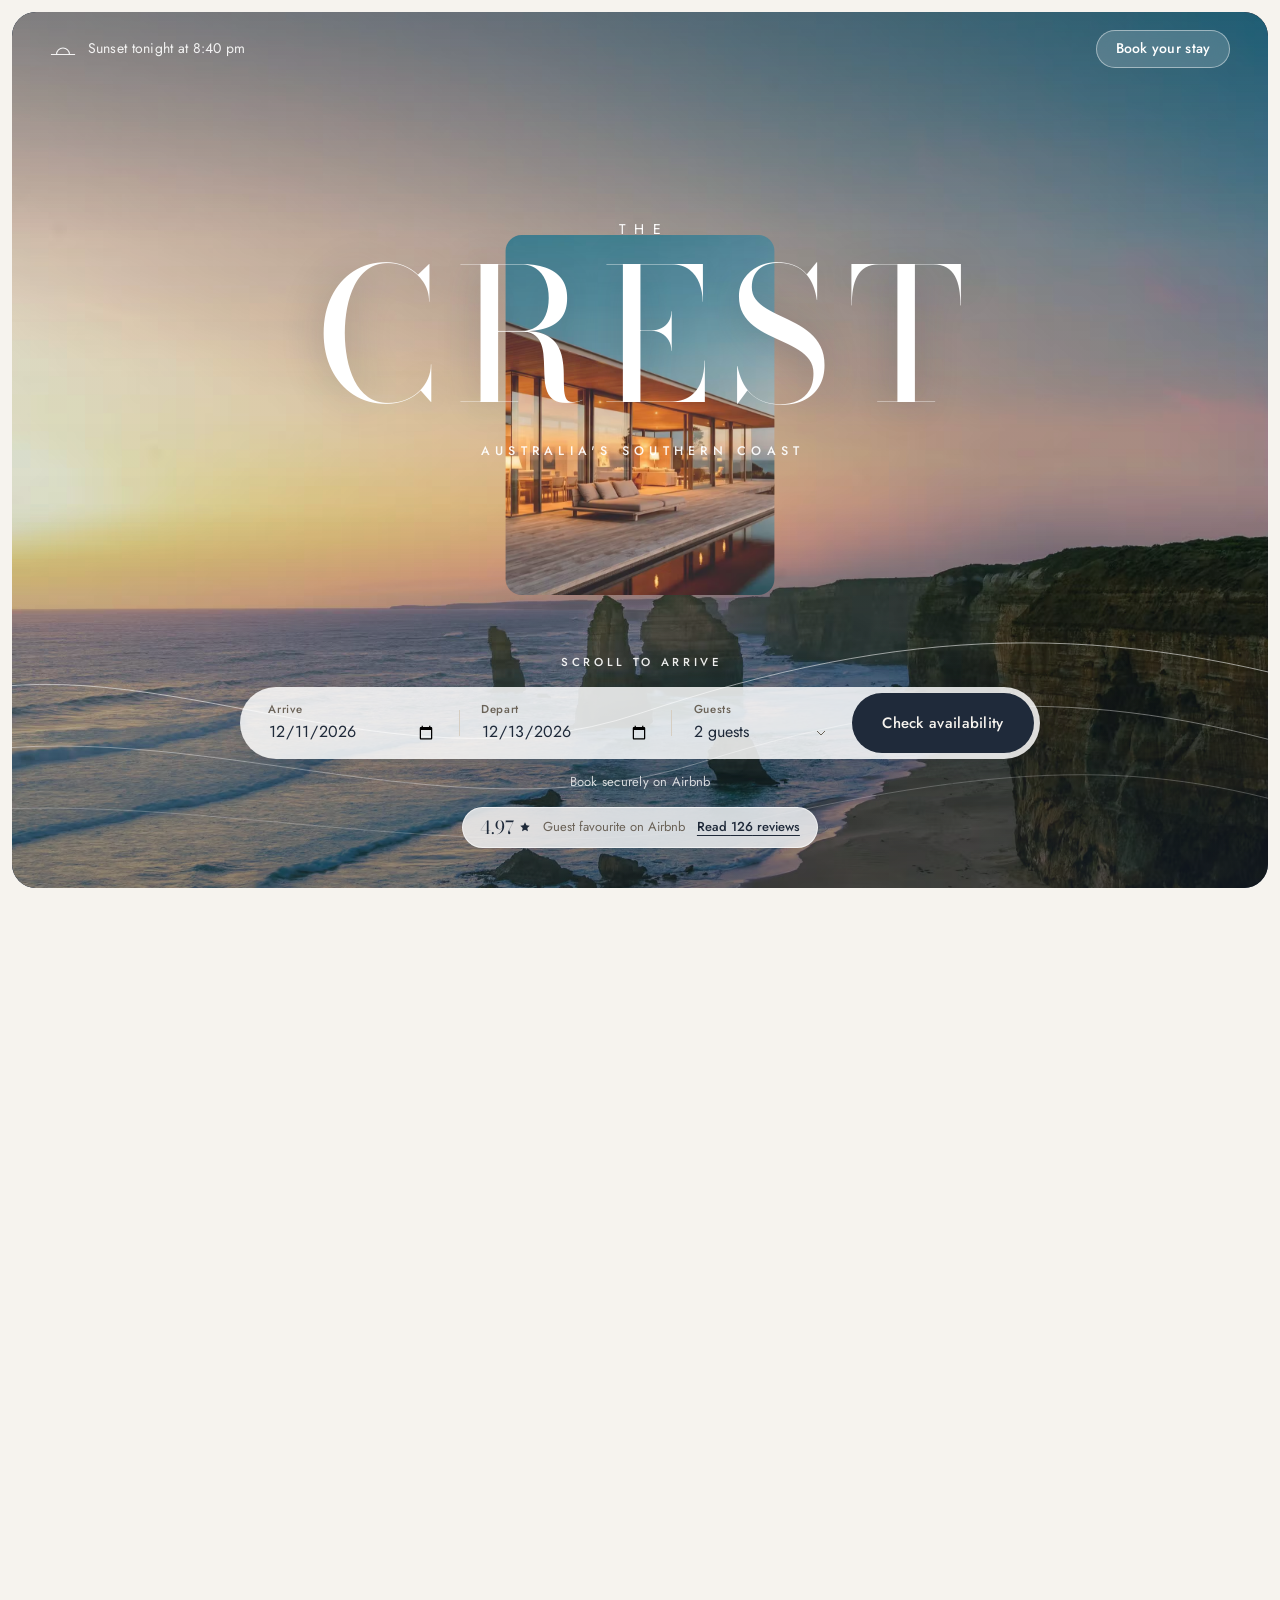
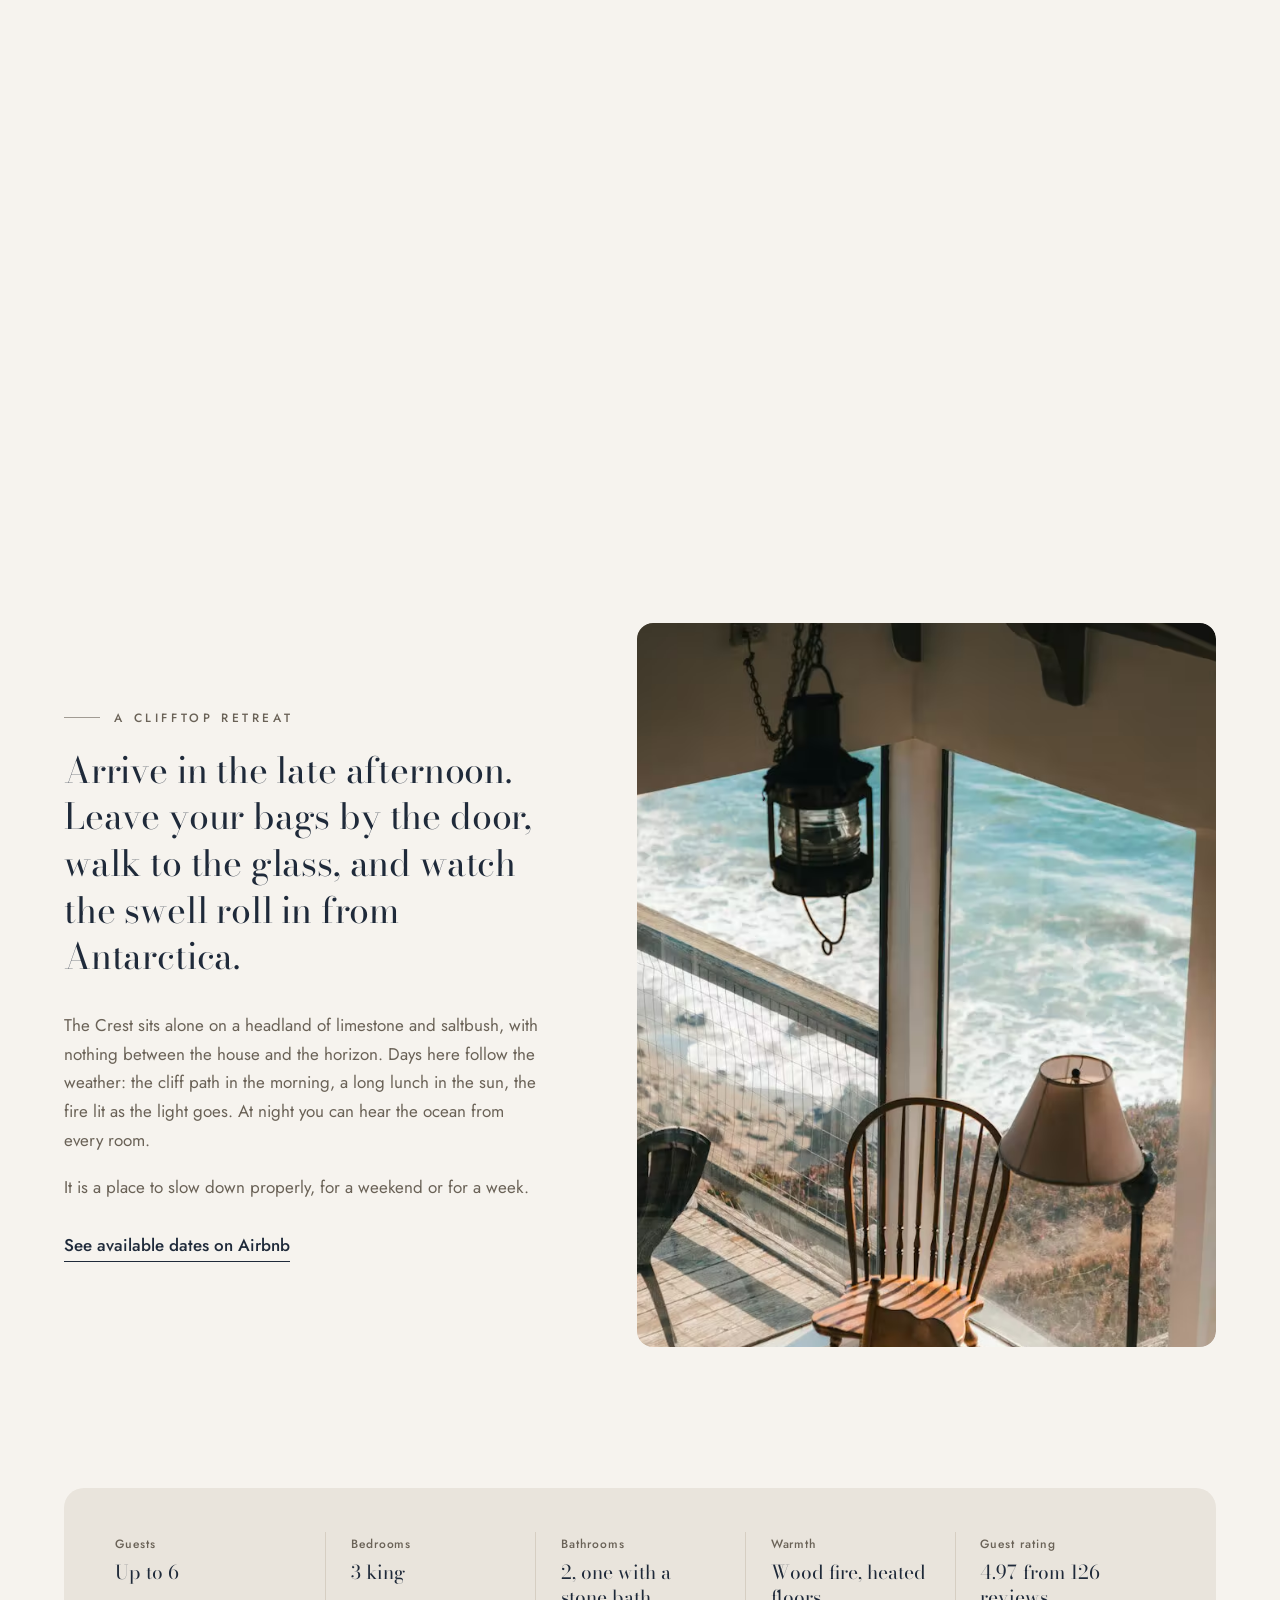
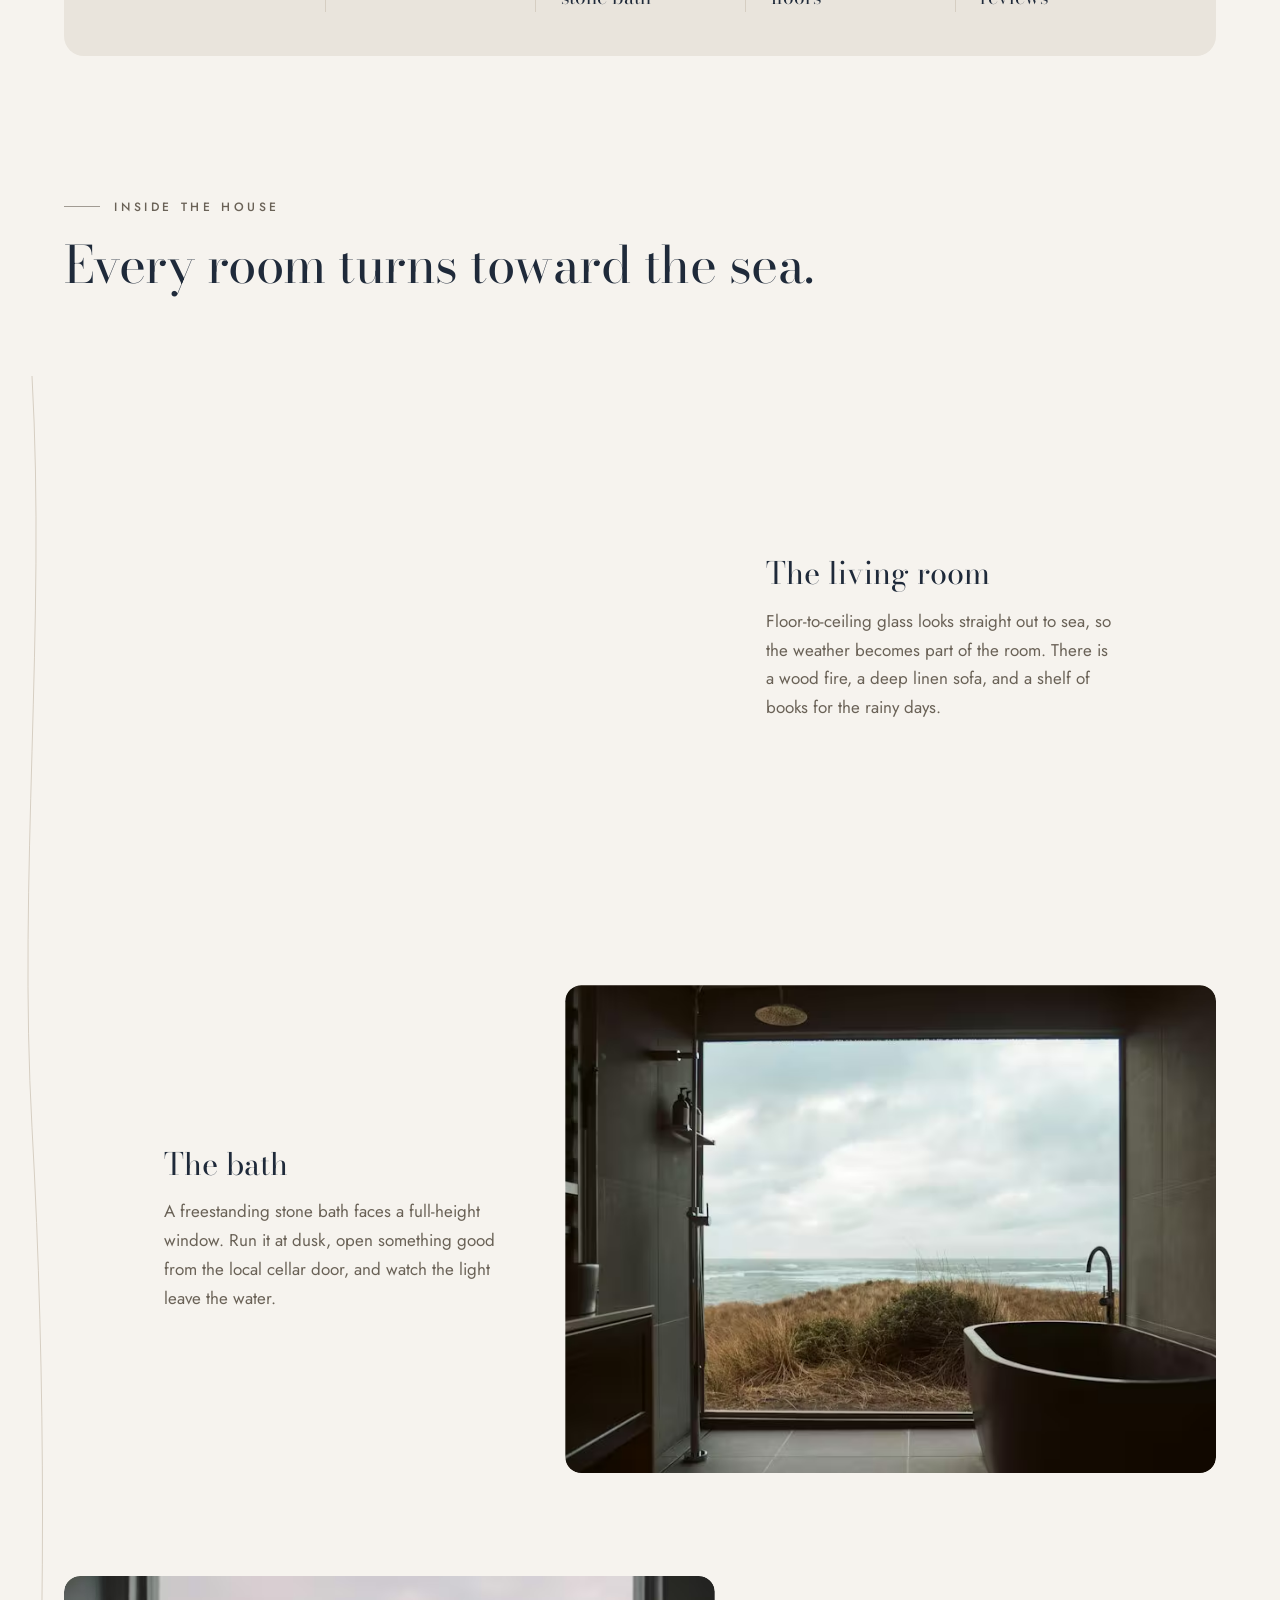
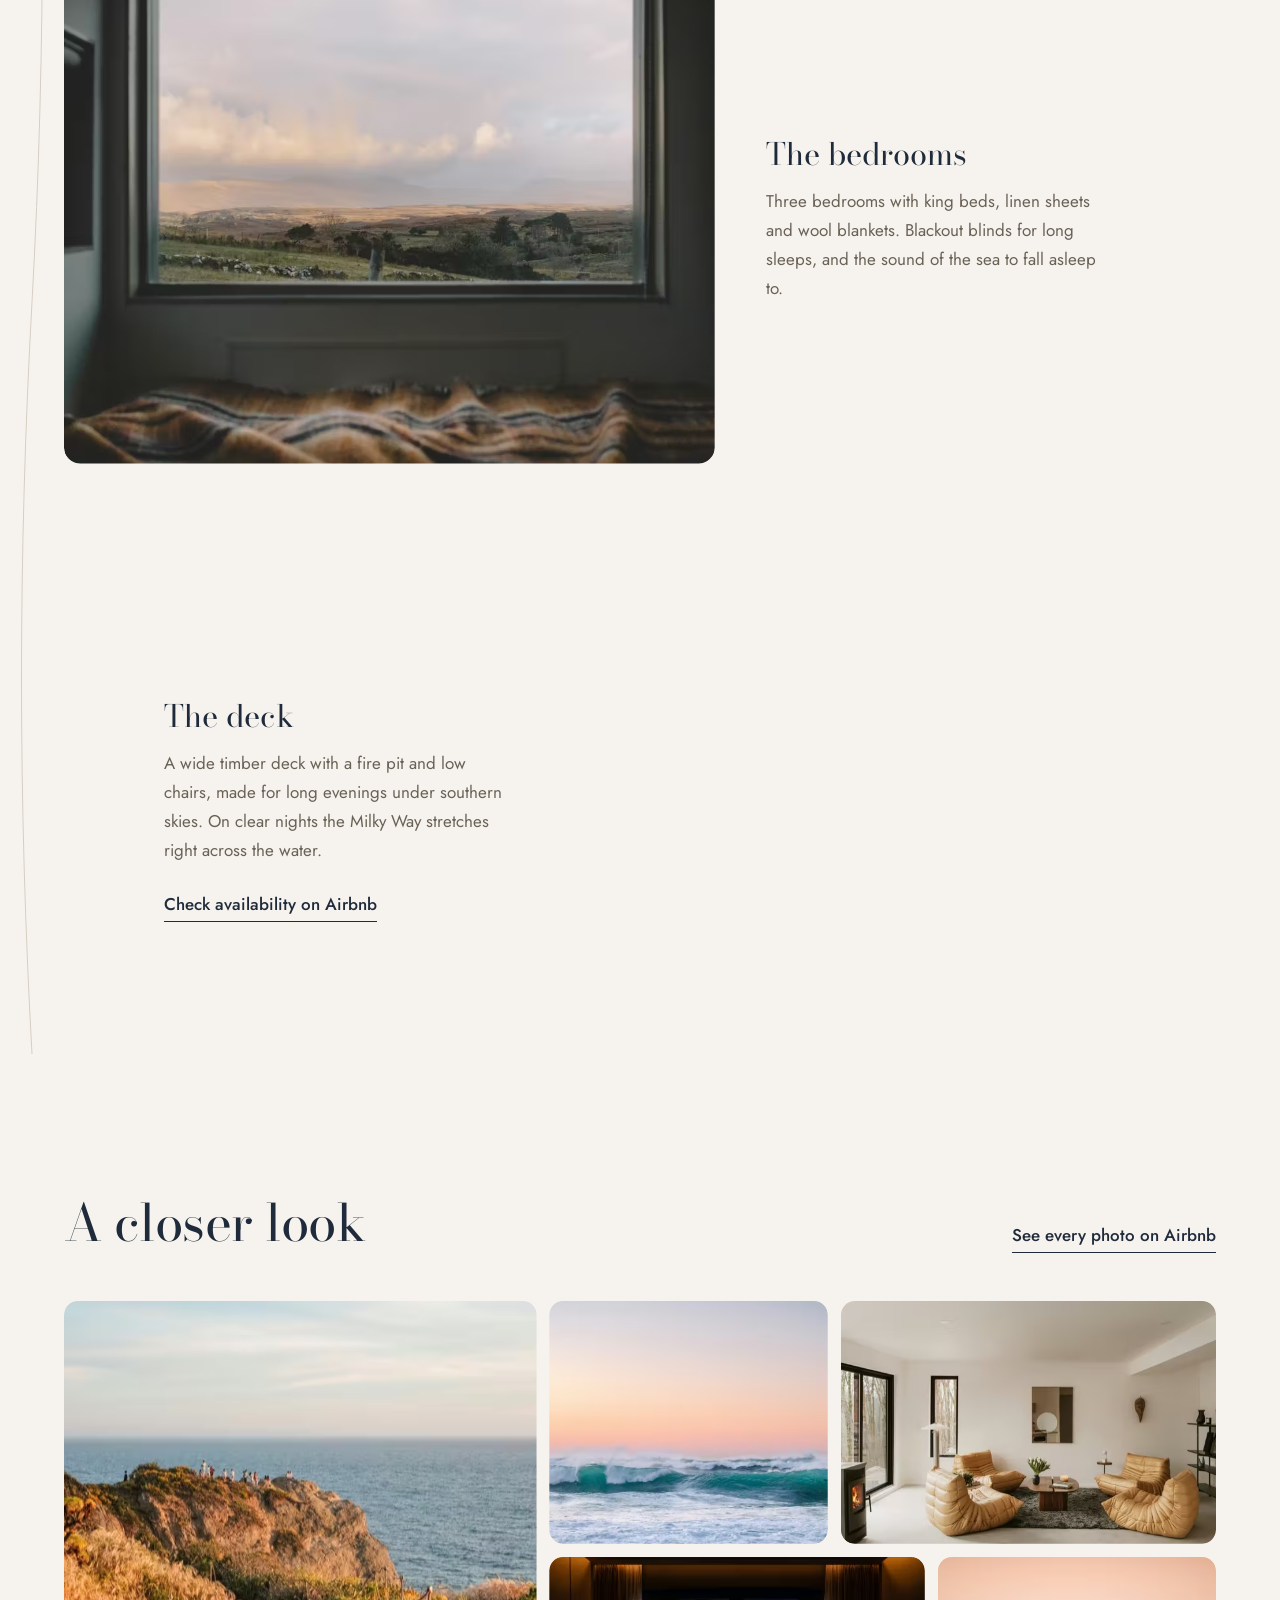
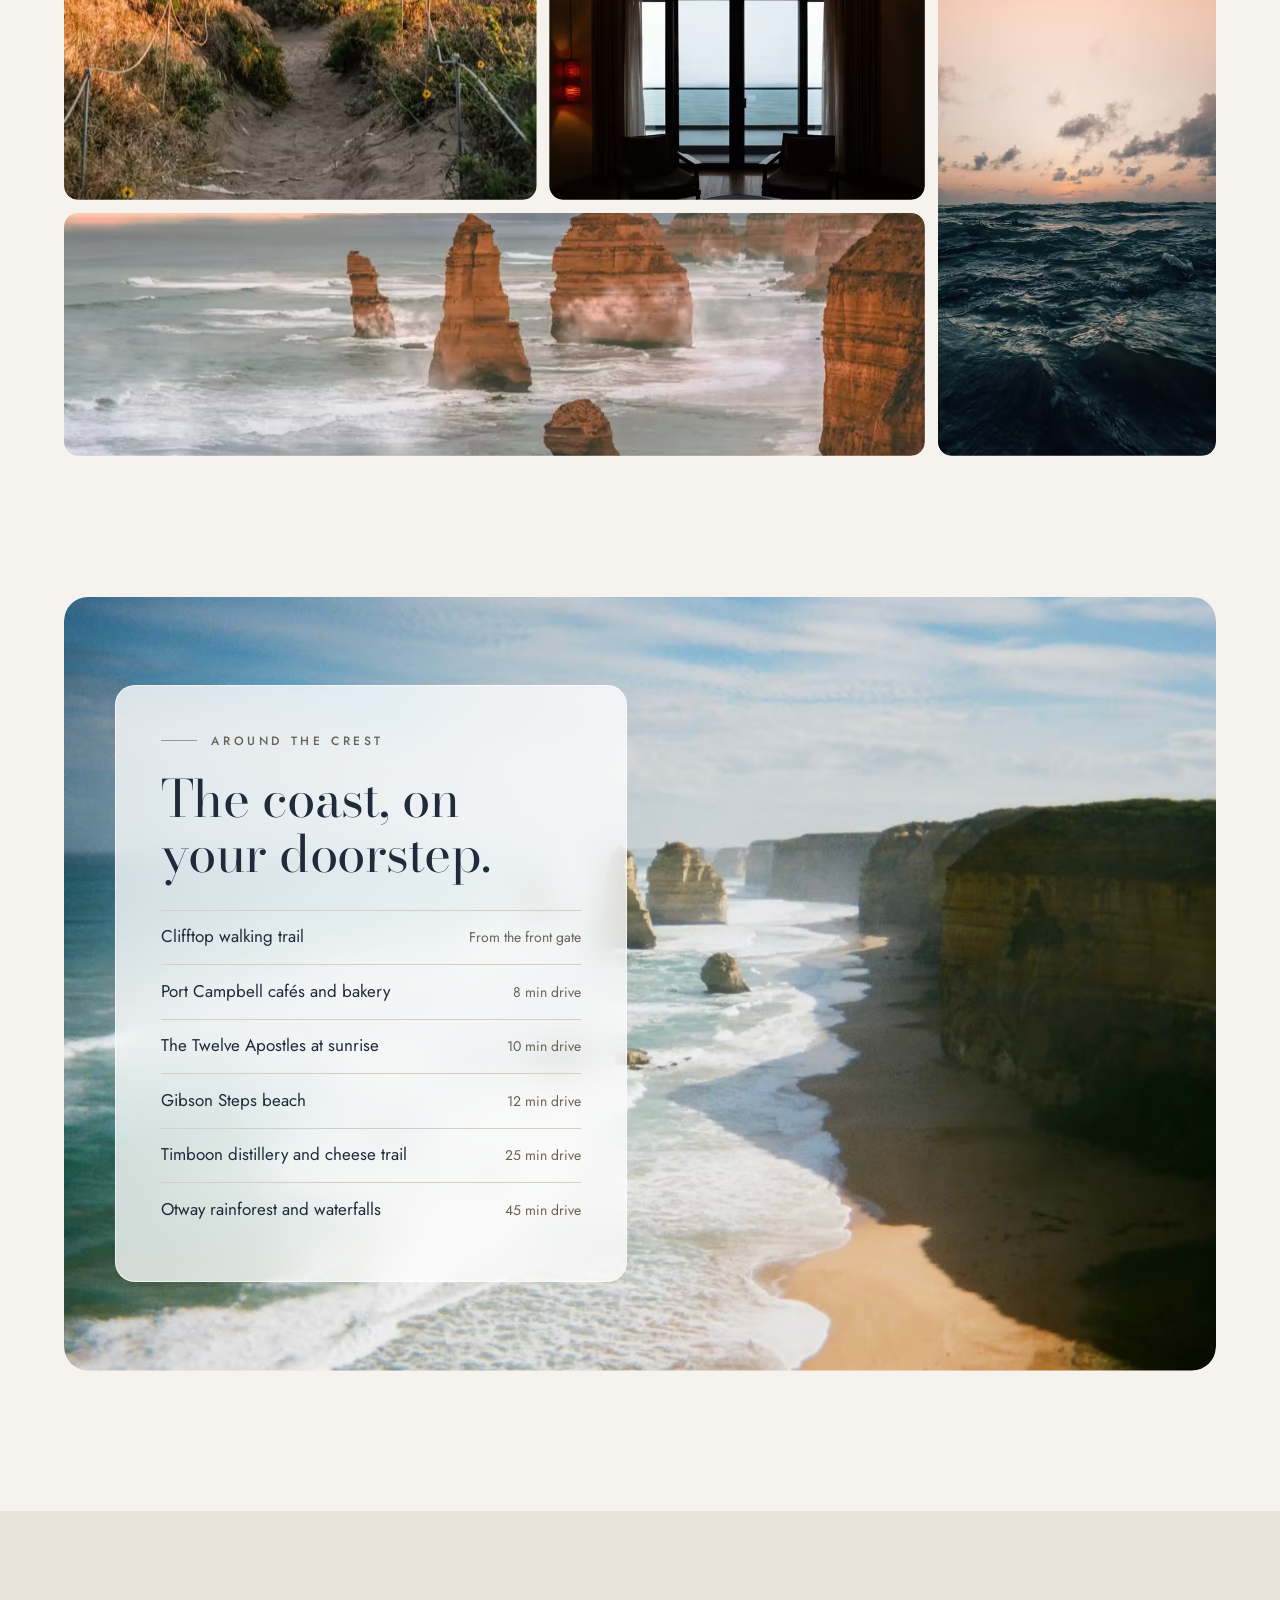
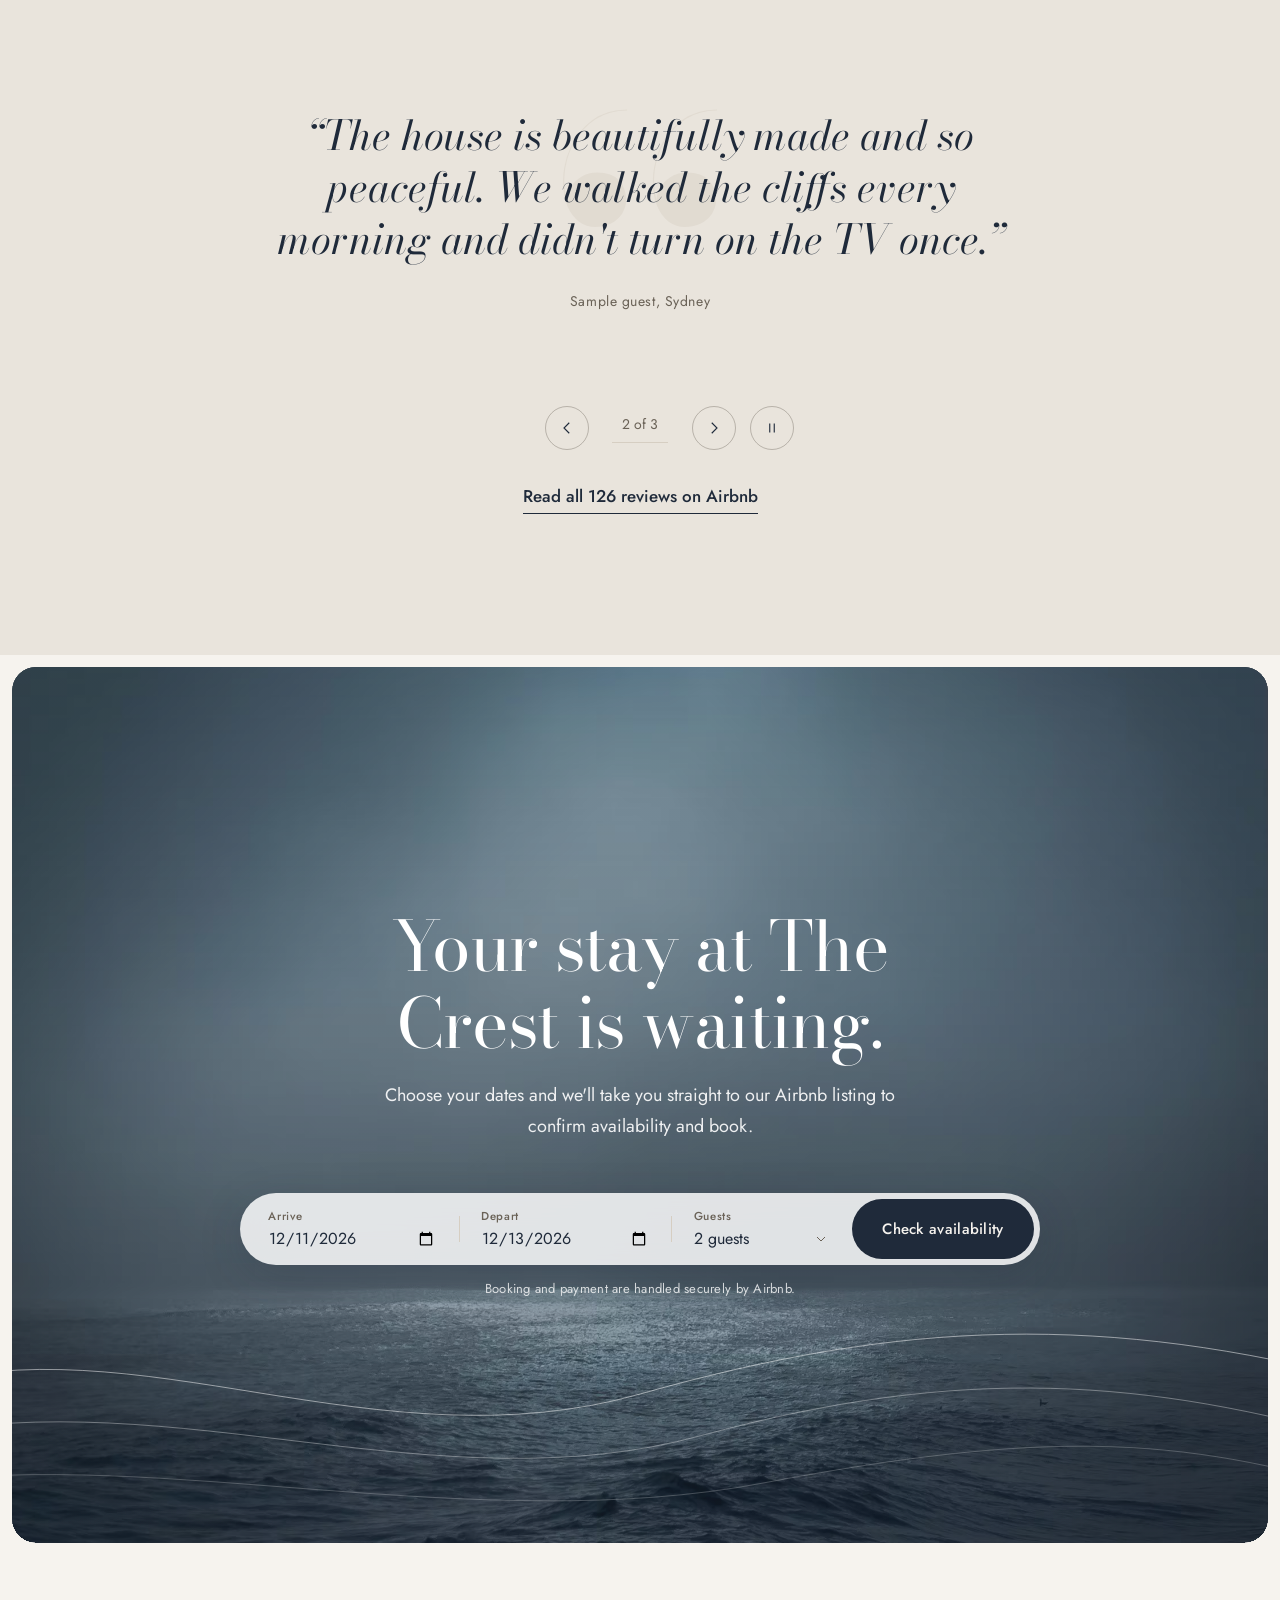
<file: index.html>
<!doctype html>
<html lang="en-AU">
<head>
  <meta charset="utf-8">
  <meta name="viewport" content="width=device-width, initial-scale=1, viewport-fit=cover">
  <title>The Crest | Clifftop retreat on Australia's southern coast</title>
  <meta name="description" content="The Crest is a private clifftop retreat for up to six guests above the Southern Ocean on Victoria's Great Ocean Road. Check availability and book on Airbnb.">
  <meta name="theme-color" content="#F6F3EE">
  <!-- Concept site: keep it out of search results so it isn't mistaken for a real listing.
       Remove this line if the site goes live for a real property. -->
  <meta name="robots" content="noindex">

  <!-- Social sharing. Link previews only load absolute URLs: once the site is hosted,
       prefix og:image and twitter:image with the full address and set og:url to it. -->
  <meta property="og:type" content="website">
  <meta property="og:title" content="The Crest, a clifftop retreat on Australia's southern coast">
  <meta property="og:description" content="A quiet house at the edge of the Southern Ocean. Book your stay on Airbnb.">
  <meta property="og:image" content="images/og-1200x630.jpg">
  <meta property="og:image:width" content="1200">
  <meta property="og:image:height" content="630">
  <meta property="og:image:alt" content="Limestone sea stacks along the Southern Ocean at sunset">
  <meta name="twitter:card" content="summary_large_image">
  <meta name="twitter:image" content="images/og-1200x630.jpg">

  <link rel="icon" href="data:image/svg+xml,%3Csvg xmlns='http://www.w3.org/2000/svg' viewBox='0 0 32 32'%3E%3Crect width='32' height='32' rx='8' fill='%231F2A3A'/%3E%3Cpath d='M4 19c4-4 8-4 12 0s8 4 12 0' fill='none' stroke='%23F6F3EE' stroke-width='1.6'/%3E%3C/svg%3E">

  <link rel="apple-touch-icon" href="images/apple-touch-icon.png">

  <link rel="preconnect" href="https://fonts.googleapis.com">
  <link rel="preconnect" href="https://fonts.gstatic.com" crossorigin>
  <link href="https://fonts.googleapis.com/css2?family=Bodoni+Moda:ital,opsz,wght@0,6..96,400;0,6..96,500;1,6..96,400&family=Jost:wght@300;400;500&display=swap" rel="stylesheet">

  <link rel="preload" as="image" type="image/avif" imagesrcset="images/hero-1000.avif 1000w, images/hero-2200.avif 2200w" imagesizes="100vw">
  <link rel="stylesheet" href="css/styles.css">
  <!-- Turn on the hero scroll reveal and section motion before first paint, unless the visitor prefers reduced motion -->
  <script>if (!window.matchMedia("(prefers-reduced-motion: reduce)").matches) document.documentElement.classList.add("js-reveal", "js-motion");</script>
</head>
<body>
  <a class="skip-link" href="#main">Skip to content</a>

  <!-- Slim header that slides in once the hero has scrolled away -->
  <header class="site-header" data-header>
    <a class="wordmark-small" href="#top" aria-label="The Crest, back to top">The Crest</a>
    <a class="pill pill--navy pill--small" data-book="header" href="#book">Check availability</a>
  </header>

  <main id="main">

    <!-- Hero. The tall wrapper gives the pinned frame scroll distance: as visitors scroll,
         the property photo grows from a small card to fill the frame (see js/main.js). -->
    <div class="reveal" id="top" data-reveal>
    <section class="frame hero" aria-labelledby="hero-title" data-hero>
      <picture>
        <source type="image/avif" srcset="images/hero-1000.avif 1000w, images/hero-2200.avif 2200w" sizes="100vw">
        <img class="frame__img hero__img"
             src="images/hero-2200.jpg"
             srcset="images/hero-1000.jpg 1000w, images/hero-2200.jpg 2200w"
             sizes="100vw"
             alt="Limestone sea stacks and cliffs along the Southern Ocean at dusk"
             fetchpriority="high">
      </picture>

      <!-- Property photo that expands on scroll. To keep the house in view, adjust object-position on .hero__reveal img in css/styles.css. -->
      <figure class="hero__reveal">
        <picture>
          <source type="image/avif" srcset="images/exterior-1000.avif 1000w, images/exterior-2200.avif 2200w" sizes="(orientation: portrait) 200vh, 100vw">
          <img src="images/exterior-2200.jpg"
               srcset="images/exterior-1000.jpg 1000w, images/exterior-2200.jpg 2200w"
               sizes="(orientation: portrait) 200vh, 100vw"
               alt="The Crest at dusk: a glass pavilion under a floating timber roof, its lit rooms opening onto a deck and infinity pool above the ocean">
        </picture>
      </figure>

      <div class="hero__topbar">
        <p class="hero__sunset">
          <svg viewBox="0 0 28 16" aria-hidden="true"><path d="M1 14.5h26M7 14.5a7 7 0 0 1 14 0"/></svg>
          <span data-sunset>Sunset over the Southern Ocean</span>
        </p>
        <a class="pill pill--glass pill--small" data-book="hero-top" href="#book">Book your stay</a>
      </div>

      <div class="hero__brand">
        <h1 class="wordmark" id="hero-title">
          <span class="wordmark__the">The</span>
          <span class="wordmark__name">Crest</span>
        </h1>
        <p class="hero__subtitle">Australia's southern coast</p>
      </div>

      <svg class="hero__waves" viewBox="0 0 1440 200" preserveAspectRatio="none" aria-hidden="true">
        <path d="M0 96 C 220 50, 460 150, 720 100 S 1180 46, 1440 92"/>
        <path d="M0 128 C 260 92, 520 176, 780 128 S 1220 90, 1440 132"/>
        <path d="M0 160 C 240 136, 560 196, 840 160 S 1250 128, 1440 166"/>
      </svg>

      <div class="hero__booking">
        <p class="hero__cue" aria-hidden="true">
          <span class="hero__cue-start">Scroll to arrive</span>
          <span class="hero__cue-end">The house on the headland</span>
        </p>
        <div data-hero-book>
          <form class="booking" data-book-form="hero-bar" novalidate aria-label="Check availability">
            <label class="booking__field">
              <span>Arrive</span>
              <input type="date" name="check_in" data-check-in>
            </label>
            <label class="booking__field">
              <span>Depart</span>
              <input type="date" name="check_out" data-check-out>
            </label>
            <label class="booking__field">
              <span>Guests</span>
              <select name="adults" data-guests></select>
            </label>
            <button class="pill pill--navy" type="submit">Check availability</button>
          </form>
          <p class="booking__note">Book securely on Airbnb</p>
        </div>
      </div>

      <a class="rating-card glass" data-book="hero-rating" href="#book">
        <span class="rating-card__score"><span data-cfg="rating">4.97</span>
          <svg viewBox="0 0 24 24" aria-hidden="true"><path d="M12 2.5l2.9 6.1 6.6.8-4.9 4.6 1.3 6.6L12 17.3l-5.9 3.3 1.3-6.6-4.9-4.6 6.6-.8z"/></svg>
        </span>
        <span class="rating-card__label">Guest favourite on Airbnb</span>
        <span class="rating-card__link">Read <span data-cfg="reviewCount">126</span> reviews</span>
      </a>
    </section>
    </div>

    <!-- On phones the hero booking bar and rating card move here, so the house photo
         gets the whole frame (see js/main.js) -->
    <div class="hero-book" data-hero-book-slot></div>

    <!-- Intro -->
    <section class="section intro" aria-labelledby="intro-title">
      <div class="intro__text">
        <p class="kicker" data-motion="kicker">A clifftop retreat</p>
        <h2 class="intro__statement" id="intro-title" data-motion="lines">Arrive in the late afternoon. Leave your bags by the door, walk to the glass, and watch the swell roll in from Antarctica.</h2>
        <p data-motion="rise">The Crest sits alone on a headland of limestone and saltbush, with nothing between the house and the horizon. Days here follow the weather: the cliff path in the morning, a long lunch in the sun, the fire lit as the light goes. At night you can hear the ocean from every room.</p>
        <p data-motion="rise">It is a place to slow down properly, for a weekend or for a week.</p>
        <a class="text-link" data-motion="rise" data-book="intro" href="#book">See available dates on Airbnb</a>
      </div>
      <figure class="intro__media" data-motion="blind" data-scrub>
        <picture>
          <source type="image/avif" srcset="images/intro-1000.avif 1000w, images/intro-2200.avif 2200w" sizes="(min-width: 900px) 46vw, 100vw">
          <img class="rounded" src="images/intro-1000.jpg"
               srcset="images/intro-1000.jpg 1000w, images/intro-2200.jpg 2200w"
               sizes="(min-width: 900px) 46vw, 100vw"
               alt="A reading chair on a balcony above white-water surf"
               loading="lazy">
        </picture>
      </figure>
    </section>

    <!-- At a glance. Concept figures; match them to the listing for a real property. -->
    <section class="glance" aria-label="The Crest at a glance" data-motion="glance">
      <dl class="glance__list" data-stagger>
        <div><dt>Guests</dt><dd>Up to 6</dd></div>
        <div><dt>Bedrooms</dt><dd>3 king</dd></div>
        <div><dt>Bathrooms</dt><dd>2, one with a stone bath</dd></div>
        <div><dt>Warmth</dt><dd>Wood fire, heated floors</dd></div>
        <div><dt>Guest rating</dt><dd><span data-cfg="rating" data-roll>4.97</span> from <span data-cfg="reviewCount">126</span> reviews</dd></div>
      </dl>
    </section>

    <!-- Spaces -->
    <section class="section spaces" aria-labelledby="spaces-title">
      <p class="kicker" data-motion="kicker">Inside the house</p>
      <h2 class="section-title" id="spaces-title" data-motion="open">Every room turns toward the sea.</h2>

      <!-- A fine cliff-path line down the margin that draws as visitors move through the rooms -->
      <svg class="spaces__path" viewBox="0 0 40 1000" preserveAspectRatio="none" aria-hidden="true" data-scrub>
        <path d="M20 0 C 34 110, 6 220, 20 330 S 34 560, 20 670 S 6 890, 20 1000"/>
      </svg>

      <article class="space">
        <figure class="space__media" data-motion="wipe" data-scrub>
          <picture>
            <source type="image/avif" srcset="images/living-1000.avif 1000w, images/living-2200.avif 2200w" sizes="(min-width: 900px) 55vw, 100vw">
            <img class="rounded" src="images/living-1000.jpg"
                 srcset="images/living-1000.jpg 1000w, images/living-2200.jpg 2200w"
                 sizes="(min-width: 900px) 55vw, 100vw"
                 alt="A calm living room with a wood-burning stove and stacked firewood"
                 loading="lazy">
          </picture>
        </figure>
        <div class="space__text">
          <h3 data-motion="lines">The living room</h3>
          <p data-motion="rise">Floor-to-ceiling glass looks straight out to sea, so the weather becomes part of the room. There is a wood fire, a deep linen sofa, and a shelf of books for the rainy days.</p>
        </div>
      </article>

      <article class="space space--flip">
        <figure class="space__media" data-motion="wipe" data-scrub>
          <picture>
            <source type="image/avif" srcset="images/bath-1000.avif 1000w, images/bath-2200.avif 2200w" sizes="(min-width: 900px) 55vw, 100vw">
            <img class="rounded" src="images/bath-1000.jpg"
                 srcset="images/bath-1000.jpg 1000w, images/bath-2200.jpg 2200w"
                 sizes="(min-width: 900px) 55vw, 100vw"
                 alt="A dark freestanding bath in front of a wide window onto coastal heath and sea"
                 loading="lazy">
          </picture>
        </figure>
        <div class="space__text">
          <h3 data-motion="lines">The bath</h3>
          <p data-motion="rise">A freestanding stone bath faces a full-height window. Run it at dusk, open something good from the local cellar door, and watch the light leave the water.</p>
        </div>
      </article>

      <article class="space">
        <figure class="space__media" data-motion="wipe" data-scrub>
          <picture>
            <source type="image/avif" srcset="images/bedroom-1000.avif 1000w, images/bedroom-2200.avif 2200w" sizes="(min-width: 900px) 55vw, 100vw">
            <img class="rounded" src="images/bedroom-1000.jpg"
                 srcset="images/bedroom-1000.jpg 1000w, images/bedroom-2200.jpg 2200w"
                 sizes="(min-width: 900px) 55vw, 100vw"
                 alt="A bed with a heavy wool blanket beneath a wide window onto the coast"
                 loading="lazy">
          </picture>
        </figure>
        <div class="space__text">
          <h3 data-motion="lines">The bedrooms</h3>
          <p data-motion="rise">Three bedrooms with king beds, linen sheets and wool blankets. Blackout blinds for long sleeps, and the sound of the sea to fall asleep to.</p>
        </div>
      </article>

      <article class="space space--flip">
        <figure class="space__media" data-motion="wipe" data-scrub>
          <picture>
            <source type="image/avif" srcset="images/deck-1000.avif 1000w, images/deck-2200.avif 2200w" sizes="(min-width: 900px) 55vw, 100vw">
            <img class="rounded" src="images/deck-1000.jpg"
                 srcset="images/deck-1000.jpg 1000w, images/deck-2200.jpg 2200w"
                 sizes="(min-width: 900px) 55vw, 100vw"
                 alt="Lounge chairs around a fire pit on a timber deck"
                 loading="lazy">
          </picture>
        </figure>
        <div class="space__text">
          <h3 data-motion="lines">The deck</h3>
          <p data-motion="rise">A wide timber deck with a fire pit and low chairs, made for long evenings under southern skies. On clear nights the Milky Way stretches right across the water.</p>
          <a class="text-link" data-motion="rise" data-book="spaces" href="#book">Check availability on Airbnb</a>
        </div>
      </article>
    </section>

    <!-- Gallery. To add a photo, copy one <li> and point it at the next gallery-N image. -->
    <section class="section gallery" aria-labelledby="gallery-title">
      <div class="gallery__head">
        <h2 class="section-title" id="gallery-title" data-motion="open">A closer look</h2>
        <a class="text-link" data-motion="rise" data-book="gallery" href="#book">See every photo on Airbnb</a>
      </div>
      <ul class="gallery__grid" data-gallery>
        <li data-motion="develop">
          <button type="button" data-full="images/gallery-1-2200.jpg">
            <picture>
              <source type="image/avif" srcset="images/gallery-1-600.avif 600w, images/gallery-1-1000.avif 1000w" sizes="(min-width: 900px) 38vw, 50vw">
              <img src="images/gallery-1-1000.jpg" srcset="images/gallery-1-600.jpg 600w, images/gallery-1-1000.jpg 1000w" sizes="(min-width: 900px) 38vw, 50vw" alt="A sandy path through golden coastal heath to the cliff edge above the sea" loading="lazy">
            </picture>
          </button>
        </li>
        <li data-motion="develop">
          <button type="button" data-full="images/gallery-2-2200.jpg">
            <picture>
              <source type="image/avif" srcset="images/gallery-2-600.avif 600w, images/gallery-2-1000.avif 1000w" sizes="(min-width: 900px) 38vw, 50vw">
              <img src="images/gallery-2-1000.jpg" srcset="images/gallery-2-600.jpg 600w, images/gallery-2-1000.jpg 1000w" sizes="(min-width: 900px) 38vw, 50vw" alt="A wave breaking under a pale pink dusk sky" loading="lazy">
            </picture>
          </button>
        </li>
        <li data-motion="develop">
          <button type="button" data-full="images/gallery-3-2200.jpg">
            <picture>
              <source type="image/avif" srcset="images/gallery-3-600.avif 600w, images/gallery-3-1000.avif 1000w" sizes="(min-width: 900px) 38vw, 50vw">
              <img src="images/gallery-3-1000.jpg" srcset="images/gallery-3-600.jpg 600w, images/gallery-3-1000.jpg 1000w" sizes="(min-width: 900px) 38vw, 50vw" alt="Soft leather lounge chairs beside a fireplace" loading="lazy">
            </picture>
          </button>
        </li>
        <li data-motion="develop">
          <button type="button" data-full="images/gallery-4-2200.jpg">
            <picture>
              <source type="image/avif" srcset="images/gallery-4-600.avif 600w, images/gallery-4-1000.avif 1000w" sizes="(min-width: 900px) 38vw, 50vw">
              <img src="images/gallery-4-1000.jpg" srcset="images/gallery-4-600.jpg 600w, images/gallery-4-1000.jpg 1000w" sizes="(min-width: 900px) 38vw, 50vw" alt="Two armchairs facing tall windows onto a calm sea at dusk" loading="lazy">
            </picture>
          </button>
        </li>
        <li data-motion="develop">
          <button type="button" data-full="images/gallery-5-2200.jpg">
            <picture>
              <source type="image/avif" srcset="images/gallery-5-600.avif 600w, images/gallery-5-1000.avif 1000w" sizes="(min-width: 900px) 38vw, 50vw">
              <img src="images/gallery-5-1000.jpg" srcset="images/gallery-5-600.jpg 600w, images/gallery-5-1000.jpg 1000w" sizes="(min-width: 900px) 38vw, 50vw" alt="Dark, rolling Southern Ocean swell beneath cloud" loading="lazy">
            </picture>
          </button>
        </li>
        <li data-motion="develop">
          <button type="button" data-full="images/gallery-6-2200.jpg">
            <picture>
              <source type="image/avif" srcset="images/gallery-6-600.avif 600w, images/gallery-6-1000.avif 1000w" sizes="(min-width: 900px) 68vw, 100vw">
              <img src="images/gallery-6-1000.jpg" srcset="images/gallery-6-600.jpg 600w, images/gallery-6-1000.jpg 1000w" sizes="(min-width: 900px) 68vw, 100vw" alt="Sea stacks glowing orange at sunset along the coast" loading="lazy">
            </picture>
          </button>
        </li>
      </ul>
    </section>

    <!-- Surroundings: nearby places and travel times -->
    <section class="section around" aria-labelledby="around-title">
      <div class="around__frame" data-motion="frame" data-scrub>
        <picture>
          <source type="image/avif" srcset="images/coast-1000.avif 1000w, images/coast-2200.avif 2200w" sizes="100vw">
          <img class="around__img" src="images/coast-2200.jpg" srcset="images/coast-1000.jpg 1000w, images/coast-2200.jpg 2200w" sizes="100vw" alt="" loading="lazy">
        </picture>
        <div class="around__panel glass">
          <p class="kicker">Around The Crest</p>
          <h2 class="section-title" id="around-title">The coast, on your doorstep.</h2>
          <ul class="around__list" data-stagger>
            <li><span>Clifftop walking trail</span><span>From the front gate</span></li>
            <li><span>Port Campbell cafés and bakery</span><span>8 min drive</span></li>
            <li><span>The Twelve Apostles at sunrise</span><span>10 min drive</span></li>
            <li><span>Gibson Steps beach</span><span>12 min drive</span></li>
            <li><span>Timboon distillery and cheese trail</span><span>25 min drive</span></li>
            <li><span>Otway rainforest and waterfalls</span><span>45 min drive</span></li>
          </ul>
        </div>
      </div>
    </section>

    <!-- Reviews. Sample quotes for the concept; a real site would use genuine guest
         reviews, shared with the guests' permission. -->
    <section class="section reviews" aria-labelledby="reviews-title" data-scrub>
      <p class="kicker" id="reviews-title" data-motion="kicker">From recent guests</p>
      <div class="reviews__stage" data-reviews role="region" aria-roledescription="carousel" aria-label="Guest reviews" data-motion="stage">
        <figure class="review is-active">
          <blockquote data-split>We booked two nights and wished it were ten. Waking up to that view, with the fire still warm from the night before, is something we will remember for years.</blockquote>
          <figcaption>Sample guest, Melbourne</figcaption>
        </figure>
        <figure class="review">
          <blockquote data-split>The house is beautifully made and so peaceful. We walked the cliffs every morning and didn't turn on the TV once.</blockquote>
          <figcaption>Sample guest, Sydney</figcaption>
        </figure>
        <figure class="review">
          <blockquote data-split>Thoughtful in every detail, from the linen to the local wine left for us. The bath at sunset is worth the trip alone.</blockquote>
          <figcaption>Sample guest, Adelaide</figcaption>
        </figure>
      </div>
      <div class="reviews__controls">
        <button type="button" class="round-btn" data-review-prev aria-label="Previous review">
          <svg viewBox="0 0 24 24" aria-hidden="true"><path d="M15 5l-7 7 7 7"/></svg>
        </button>
        <div class="reviews__meta">
          <p class="reviews__count" data-review-count aria-live="off">1 of 3</p>
          <!-- Fills while a review is showing; pauses when the carousel pauses -->
          <span class="reviews__progress" aria-hidden="true"><span data-review-progress></span></span>
        </div>
        <button type="button" class="round-btn" data-review-next aria-label="Next review">
          <svg viewBox="0 0 24 24" aria-hidden="true"><path d="M9 5l7 7-7 7"/></svg>
        </button>
        <button type="button" class="round-btn reviews__toggle" data-review-toggle aria-label="Pause reviews">
          <svg viewBox="0 0 24 24" aria-hidden="true"><path class="reviews__icon-pause" d="M9 6v12M15 6v12"/><path class="reviews__icon-play" d="M8.5 6v12l10-6z"/></svg>
        </button>
      </div>
      <a class="text-link" data-motion="rise" data-book="reviews" href="#book">Read all <span data-cfg="reviewCount">126</span> reviews on Airbnb</a>
    </section>

    <!-- Final booking -->
    <section class="frame final" id="book" aria-labelledby="book-title" data-final data-scrub>
      <picture>
        <source type="image/avif" srcset="images/final-1000.avif 1000w, images/final-2200.avif 2200w" sizes="100vw">
        <img class="frame__img" src="images/final-2200.jpg" srcset="images/final-1000.jpg 1000w, images/final-2200.jpg 2200w" sizes="100vw" alt="" loading="lazy">
      </picture>
      <div class="final__content">
        <h2 class="final__title" id="book-title" data-motion="lines">Your stay at The Crest is waiting.</h2>
        <p class="final__lede" data-motion="rise">Choose your dates and we'll take you straight to our Airbnb listing to confirm availability and book.</p>
        <form class="booking" data-book-form="final-bar" novalidate aria-label="Check availability" data-motion="rise">
          <label class="booking__field">
            <span>Arrive</span>
            <input type="date" name="check_in" data-check-in>
          </label>
          <label class="booking__field">
            <span>Depart</span>
            <input type="date" name="check_out" data-check-out>
          </label>
          <label class="booking__field">
            <span>Guests</span>
            <select name="adults" data-guests></select>
          </label>
          <button class="pill pill--navy" type="submit">Check availability</button>
        </form>
        <p class="booking__note" data-motion="rise">Booking and payment are handled securely by Airbnb.</p>
      </div>

      <!-- The hero's wave lines return to close the page -->
      <svg class="final__waves" viewBox="0 0 1440 200" preserveAspectRatio="none" aria-hidden="true" data-motion="waves">
        <path d="M0 96 C 220 50, 460 150, 720 100 S 1180 46, 1440 92"/>
        <path d="M0 128 C 260 92, 520 176, 780 128 S 1220 90, 1440 132"/>
        <path d="M0 160 C 240 136, 560 196, 840 160 S 1250 128, 1440 166"/>
      </svg>
    </section>
  </main>

  <footer class="site-footer">
    <div class="site-footer__brand">
      <p class="wordmark-small">The Crest</p>
      <p>Great Ocean Road, Victoria</p>
    </div>
    <ul class="site-footer__links">
      <li><a class="text-link text-link--light" data-book="footer" href="#book">Book on Airbnb</a></li>
    </ul>
    <p class="site-footer__ack">We acknowledge the Traditional Owners of the land on which The Crest stands, and pay our respects to Elders past and present.</p>
    <p class="site-footer__credit">Concept site · Not a real property</p>
  </footer>

  <!-- Mobile booking bar -->
  <div class="book-bar" data-book-bar aria-hidden="true">
    <p class="book-bar__text">
      <span class="book-bar__price">From <span data-cfg="priceFrom">$1,150</span> a night</span>
      <span><span data-cfg="rating">4.97</span> ★ on Airbnb</span>
    </p>
    <a class="pill pill--navy pill--small" data-book="mobile-bar" href="#book" tabindex="-1">Check availability</a>
  </div>

  <!-- Lightbox -->
  <dialog class="lightbox" data-lightbox aria-label="Photo viewer">
    <img class="lightbox__img" data-lightbox-img alt="">
    <button type="button" class="round-btn lightbox__close" data-lightbox-close aria-label="Close">
      <svg viewBox="0 0 24 24" aria-hidden="true"><path d="M6 6l12 12M18 6L6 18"/></svg>
    </button>
    <button type="button" class="round-btn lightbox__prev" data-lightbox-prev aria-label="Previous photo">
      <svg viewBox="0 0 24 24" aria-hidden="true"><path d="M15 5l-7 7 7 7"/></svg>
    </button>
    <button type="button" class="round-btn lightbox__next" data-lightbox-next aria-label="Next photo">
      <svg viewBox="0 0 24 24" aria-hidden="true"><path d="M9 5l7 7-7 7"/></svg>
    </button>
    <a class="pill pill--navy pill--small lightbox__book" data-book="lightbox" href="#book">Check availability on Airbnb</a>
  </dialog>

  <!-- Demo booking note: shown instead of leaving for Airbnb while js/config.js has demo: true -->
  <dialog class="demo-note" data-demo-note aria-labelledby="demo-note-title">
    <p class="kicker">Concept site</p>
    <h2 class="demo-note__title" id="demo-note-title">Booking would continue on Airbnb</h2>
    <p class="demo-note__lede">The Crest isn't a real property, so there's no listing behind this button. In a live build it opens the Airbnb listing with these details already filled in:</p>
    <dl class="demo-note__details">
      <div><dt>Dates</dt><dd data-demo-dates></dd></div>
      <div><dt>Guests</dt><dd data-demo-guests></dd></div>
      <div><dt>Tracked as</dt><dd data-demo-source></dd></div>
    </dl>
    <button type="button" class="pill pill--navy" data-demo-close autofocus>Got it</button>
  </dialog>

  <script src="js/config.js"></script>
  <script src="js/main.js"></script>
</body>
</html>
</file>
<file: css/styles.css>
/* =========================================================
   The Crest
   Airy coastal neutrals anchored by deep ocean navy.
   Navy is reserved for the booking actions.
   ========================================================= */

:root {
  --linen: #F6F3EE;
  --stone: #E9E4DC;
  --sand: #D6CEC2;
  --driftwood: #6A6257; /* 4.7:1 on stone, 5.4:1 on linen */
  --navy: #1F2A3A;
  --navy-soft: #2D3C52;
  --mist: #8FA3B8;
  --white: #FFFFFF;

  --font-display: "Bodoni Moda", "Didot", "Times New Roman", serif;
  --font-body: "Jost", "Futura", system-ui, -apple-system, sans-serif;

  --max: 1320px;
  --gutter: clamp(16px, 5vw, 72px);
  --section-space: clamp(88px, 11vw, 160px);
  --frame-gap: 12px;
  --frame-radius: 24px;
  --radius-sm: 14px;
  --radius: 16px;
  --radius-lg: 20px;
  --ease: cubic-bezier(.22, .61, .36, 1);

  /* Motion: one easing curve, two durations */
  --dur-m: 1.1s;
  --dur-l: 1.6s;
}

*,
*::before,
*::after { box-sizing: border-box; }

html {
  -webkit-text-size-adjust: 100%;
  scroll-behavior: smooth;
}
/* The page stays put behind an open lightbox or demo note */
html:has(dialog[open]) { overflow: hidden; }

body {
  margin: 0;
  background: var(--linen);
  color: var(--navy);
  font-family: var(--font-body);
  font-size: 1.0625rem;
  font-weight: 400;
  line-height: 1.7;
  -webkit-font-smoothing: antialiased;
  overflow-x: hidden;
}

img { display: block; max-width: 100%; height: auto; }
/* <picture> only chooses the file (AVIF or JPEG); it adds no box, so each photo
   is laid out as a direct child of its frame, grid or figure */
picture { display: contents; }
picture source { display: none; }
figure { margin: 0; }
h1, h2, h3 { font-family: var(--font-display); font-weight: 400; margin: 0; }

/* Bodoni's hairlines get very fine at large optical sizes; keep mid-size text sturdier.
   The hero wordmark keeps automatic optical sizing for maximum contrast. */
h2, h3, .glance__list dd, .review blockquote, .rating-card__score, .book-bar__price {
  font-variation-settings: "opsz" 28;
}
p { margin: 0; }

::selection { background: var(--mist); color: var(--navy); }

/* Navy focus ring on light surfaces; linen over photos and on navy */
:focus-visible {
  outline: 2px solid var(--navy);
  outline-offset: 3px;
}
.frame :focus-visible,
.site-footer :focus-visible { outline-color: var(--linen); }
.frame .booking :focus-visible { outline-color: var(--navy); }

.skip-link {
  position: absolute;
  left: 16px;
  top: -60px;
  z-index: 100;
  padding: .6rem 1rem;
  border-radius: 999px;
  background: var(--navy);
  color: var(--linen);
  text-decoration: none;
}
.skip-link:focus { top: 16px; }

/* ---------- Shared ---------- */

.section {
  padding-block: var(--section-space);
  padding-inline: max(var(--gutter), calc((100% - var(--max)) / 2));
}

.section-title {
  font-size: clamp(2rem, 4vw, 3.375rem);
  line-height: 1.08;
  letter-spacing: -.01em;
  text-wrap: balance;
}

.kicker {
  display: flex;
  align-items: center;
  gap: .9rem;
  width: fit-content;
  margin-bottom: 1.25rem;
  font-size: .75rem;
  font-weight: 500;
  letter-spacing: .3em;
  text-transform: uppercase;
  color: var(--driftwood);
}
.kicker::before {
  content: "";
  width: 36px;
  height: 1px;
  background: currentColor;
  opacity: .6;
}

.rounded { border-radius: var(--radius); }

.visually-hidden {
  position: absolute;
  width: 1px;
  height: 1px;
  overflow: hidden;
  clip-path: inset(50%);
  white-space: nowrap;
}

.glass {
  background: rgba(255, 255, 255, .78);
  -webkit-backdrop-filter: blur(18px) saturate(1.2);
  backdrop-filter: blur(18px) saturate(1.2);
  border: 1px solid rgba(255, 255, 255, .6);
}

.wordmark-small {
  font-family: var(--font-display);
  font-size: 1.0625rem;
  letter-spacing: .28em;
  text-transform: uppercase;
  text-decoration: none;
  color: inherit;
}

/* Buttons */
.pill {
  --pad-x: 1.75rem;
  display: inline-flex;
  align-items: center;
  justify-content: center;
  padding: .95rem var(--pad-x);
  border: 0;
  border-radius: 999px;
  font: 500 .9375rem/1.1 var(--font-body);
  letter-spacing: .02em;
  text-decoration: none;
  white-space: nowrap;
  cursor: pointer;
  transition: background-color .3s var(--ease), color .3s var(--ease), transform .3s var(--ease), padding .45s var(--ease);
}
.pill:active { transform: translateY(1px); }
.pill--small { --pad-x: 1.2rem; padding: .7rem var(--pad-x); font-size: .875rem; }
.pill--navy { background: var(--navy); color: var(--linen); }
.pill--navy:hover { background: var(--navy-soft); }

/* On hover the label steps left and a short arrow slides in after it.
   The padding swap keeps the button's width, so nothing around it moves. */
@media (hover: hover) {
  .pill--navy { position: relative; }
  .pill--navy::after {
    content: "";
    position: absolute;
    top: 50%;
    right: calc(var(--pad-x) - 10px);
    width: 14px;
    height: 10px;
    margin-top: -5px;
    background: currentColor;
    --arrow: url("data:image/svg+xml,%3Csvg xmlns='http://www.w3.org/2000/svg' viewBox='0 0 14 10'%3E%3Cpath d='M0 5h12.6M8.6 1l4 4-4 4' fill='none' stroke='%23000' stroke-width='1.3'/%3E%3C/svg%3E");
    -webkit-mask: var(--arrow) center / contain no-repeat;
    mask: var(--arrow) center / contain no-repeat;
    opacity: 0;
    translate: -8px 0;
    transition: opacity .35s var(--ease), translate .5s var(--ease);
  }
  .pill--navy:hover { padding-inline: calc(var(--pad-x) - 14px) calc(var(--pad-x) + 14px); }
  .pill--navy:hover::after { opacity: 1; translate: 0 0; }
}
.pill--glass {
  background: rgba(255, 255, 255, .16);
  color: var(--white);
  box-shadow: inset 0 0 0 1px rgba(255, 255, 255, .45);
  -webkit-backdrop-filter: blur(12px);
  backdrop-filter: blur(12px);
}
.pill--glass:hover { background: rgba(255, 255, 255, .3); }

.round-btn {
  display: grid;
  place-items: center;
  width: 44px;
  height: 44px;
  padding: 0;
  border: 1px solid rgba(111, 103, 92, .4);
  border-radius: 50%;
  background: transparent;
  color: var(--navy);
  cursor: pointer;
  transition: border-color .3s, background-color .3s;
}
.round-btn:hover { border-color: var(--navy); }
.round-btn svg {
  width: 18px;
  height: 18px;
  fill: none;
  stroke: currentColor;
  stroke-width: 1.5;
}

/* The underline is a 1px background line, so on hover it can retract to the right
   and draw back in from the left */
.text-link {
  display: inline-block;
  padding-bottom: .3em;
  color: var(--navy);
  font-weight: 500;
  line-height: 1.4;
  text-decoration: none;
  background: linear-gradient(currentColor, currentColor) 0 100% / 100% 1px no-repeat;
  transition: color .2s;
}
.text-link:hover { color: var(--navy-soft); animation: underline-redraw .9s var(--ease); }
@keyframes underline-redraw {
  0%   { background-size: 100% 1px; background-position: 100% 100%; }
  45%  { background-size: 0 1px;    background-position: 100% 100%; }
  55%  { background-size: 0 1px;    background-position: 0 100%; }
  100% { background-size: 100% 1px; background-position: 0 100%; }
}
.text-link--light { color: var(--linen); }
.text-link--light:hover { color: var(--white); }

/* ---------- Slim header ---------- */

.site-header {
  position: fixed;
  inset: 0 0 auto;
  z-index: 40;
  display: flex;
  align-items: center;
  justify-content: space-between;
  gap: 16px;
  padding: 10px var(--gutter);
  background: rgba(246, 243, 238, .88);
  -webkit-backdrop-filter: blur(14px);
  backdrop-filter: blur(14px);
  box-shadow: 0 1px 0 rgba(31, 42, 58, .07);
  transform: translateY(-110%);
  transition: transform .6s var(--ease);
}
.site-header.is-visible,
.site-header:focus-within { transform: none; }

/* Fine navy line along the header's lower edge that fills with scroll progress */
.js-motion .site-header::after {
  content: "";
  position: absolute;
  inset: auto 0 0;
  height: 1px;
  background: var(--navy);
  opacity: .4;
  transform-origin: left;
  scale: var(--progress, 0) 1;
}

/* ---------- Inset frame (hero + final call to action) ---------- */

.frame {
  position: relative;
  isolation: isolate;
  margin: var(--frame-gap);
  border-radius: var(--frame-radius);
  overflow: hidden;
  background: var(--navy);
  color: var(--white);
}
.frame__img {
  position: absolute;
  inset: 0;
  z-index: -2;
  width: 100%;
  height: 100%;
  object-fit: cover;
}
.frame::after {
  content: "";
  position: absolute;
  inset: 0;
  z-index: -1;
  pointer-events: none;
}

/* ---------- Hero ---------- */

.hero {
  display: grid;
  grid-template-columns: minmax(0, 1fr);
  grid-template-rows: auto 1fr auto;
  height: calc(100vh - var(--frame-gap) * 2);
  height: calc(100svh - var(--frame-gap) * 2);
  min-height: 620px;
  max-height: 1080px;
  padding: 18px clamp(18px, 3vw, 40px) clamp(24px, 4.5vh, 44px);
}
.hero::after {
  background: linear-gradient(to bottom,
    rgba(31, 42, 58, .38) 0%,
    rgba(31, 42, 58, .14) 26%,
    rgba(31, 42, 58, .16) 56%,
    rgba(31, 42, 58, .5) 100%);
}

.hero__img {
  object-position: 50% 58%;
  animation: focus-in 2.8s var(--ease) both, settle 26s var(--ease) both;
}

.hero__topbar,
.hero__brand,
.hero__booking { position: relative; z-index: 1; }

.hero__topbar {
  display: flex;
  align-items: center;
  justify-content: space-between;
  gap: 16px;
}

.hero__sunset {
  display: flex;
  align-items: center;
  gap: .7rem;
  font-size: .875rem;
  letter-spacing: .02em;
  color: rgba(255, 255, 255, .9);
}
.hero__sunset svg {
  flex: none;
  width: 26px;
  height: 15px;
  fill: none;
  stroke: currentColor;
  stroke-width: 1.2;
}

.hero__brand {
  align-self: center;
  text-align: center;
  padding-bottom: 4vh;
}

.wordmark {
  display: flex;
  flex-direction: column;
  align-items: center;
  line-height: .9;
  text-shadow: 0 2px 40px rgba(31, 42, 58, .25);
}
.wordmark__the {
  margin: 0 -.6em 1.1rem 0;
  font-family: var(--font-body);
  font-size: clamp(.8rem, 1.1vw, 1rem);
  letter-spacing: .6em;
  text-transform: uppercase;
  animation: fade 2s var(--ease) .5s both;
}
.wordmark__name {
  margin-right: -.1em;
  font-size: clamp(4.25rem, 14.5vw, 11.5rem);
  letter-spacing: .1em;
  text-transform: uppercase;
  animation: open-type 2.8s var(--ease) .3s both;
}
.hero__subtitle {
  margin: 1.4rem -.42em 0 0;
  font-size: .78rem;
  font-weight: 500;
  letter-spacing: .42em;
  text-transform: uppercase;
  color: rgba(255, 255, 255, .92);
  animation: fade 2s var(--ease) 1.1s both;
}

/* Fine wave lines along the lower third: the crest of a swell */
.hero__waves {
  position: absolute;
  left: -8%;
  bottom: 0;
  z-index: 0;
  width: 116%;
  height: 40%;
  fill: none;
  stroke-width: 1;
  animation: swell 40s ease-in-out infinite alternate;
  pointer-events: none;
}
/* Dash lengths are in screen pixels because of non-scaling-stroke; 6000px covers any path */
.hero__waves path {
  vector-effect: non-scaling-stroke;
  stroke-dasharray: 6000px;
  stroke-dashoffset: 6000px;
  animation: draw 3.4s var(--ease) forwards;
}
.hero__waves path:nth-child(1) { stroke: rgba(255, 255, 255, .55); animation-delay: .8s; }
.hero__waves path:nth-child(2) { stroke: rgba(255, 255, 255, .38); animation-delay: 1.05s; }
.hero__waves path:nth-child(3) { stroke: rgba(255, 255, 255, .24); animation-delay: 1.3s; }

.hero__booking {
  justify-self: center;
  width: min(100%, 800px);
  animation: fade 1.6s var(--ease) 1.4s both;
}

/* Rating card (Airbnb social proof) */
.rating-card {
  position: absolute;
  right: clamp(18px, 3vw, 40px);
  bottom: clamp(24px, 4.5vh, 44px);
  z-index: 2;
  display: grid;
  gap: .15rem;
  width: 210px;
  padding: 1rem 1.2rem 1.05rem;
  border-radius: var(--radius-lg);
  color: var(--navy);
  text-decoration: none;
  box-shadow: 0 10px 40px rgba(31, 42, 58, .16);
  transition: background-color .3s;
  animation: fade 1.6s var(--ease) 1.7s both;
}
.rating-card:hover { background: rgba(255, 255, 255, .92); }

/* Holds the hero booking bar and rating card on phones (filled by js/main.js) */
.hero-book { display: none; }
.rating-card__score {
  display: flex;
  align-items: center;
  gap: .4rem;
  font-family: var(--font-display);
  font-size: 2rem;
  line-height: 1.1;
}
.rating-card__score svg { width: 16px; height: 16px; fill: var(--navy); }
.rating-card__label { font-size: .8125rem; color: var(--driftwood); }
.rating-card__link {
  margin-top: .35rem;
  font-size: .8125rem;
  font-weight: 500;
  text-decoration: underline;
  text-underline-offset: .3em;
}

@keyframes focus-in {
  from { filter: blur(16px) saturate(.7) brightness(.85); }
  to   { filter: blur(0) saturate(1) brightness(1); }
}
@keyframes settle {
  from { transform: scale(1.08); }
  to   { transform: scale(1); }
}
@keyframes open-type {
  from { letter-spacing: .015em; opacity: 0; filter: blur(8px); }
  to   { letter-spacing: .1em; opacity: 1; filter: blur(0); }
}
@keyframes fade {
  from { opacity: 0; }
  to   { opacity: 1; }
}
@keyframes draw { to { stroke-dashoffset: 0; } }
@keyframes swell {
  from { transform: translateX(0); }
  to   { transform: translateX(-5%); }
}

/* ---------- Scroll reveal ----------
   js/main.js sets --p on the hero from 0 to 1 as the visitor scrolls through the
   tall .reveal wrapper. The property photo grows from a card to fill the frame,
   the landscape behind it dims, and the wordmark parts and fades. */

.hero {
  --p: 0;
  --w0: clamp(200px, 21vw, 320px);   /* starting card size */
  --h0: clamp(260px, 40vh, 420px);
  --cy: 46%;                          /* starting card centre (vertical) */
  --k: .48;                           /* starting photo scale inside the card */
}

.js-reveal .reveal {
  height: 230vh;
  height: 230svh;
}
.js-reveal .reveal .hero {
  position: sticky;
  top: var(--frame-gap);
}

.hero__img { opacity: calc(1 - var(--p) * .7); }

/* The figure always fills the frame and the card is a clip-path window onto it.
   Clipping and scaling never move the layout, so the reveal causes no layout shift. */
.hero__reveal {
  --card-y: calc(var(--cy) + (50% - var(--cy)) * var(--p));   /* card centre */
  --card-h: calc(var(--h0) + (100% - var(--h0)) * var(--p));
  position: absolute;
  inset: 0;
  z-index: 0;
  margin: 0;
  overflow: hidden;
  clip-path: inset(
    calc(var(--card-y) - var(--card-h) / 2)
    calc((100% - var(--w0)) * (1 - var(--p)) / 2)
    calc(100% - var(--card-y) - var(--card-h) / 2)
    round calc(16px * (1 - var(--p))));
  animation: fade 1.8s var(--ease) .9s both;
}
/* Zoomed out inside the small card, so it shows the whole house, and settling to
   full size as the card opens. --k is small enough for the photo to cover the card. */
.hero__reveal img {
  width: 100%;
  height: 100%;
  object-fit: cover;
  object-position: 40% 50%;   /* keeps the house in view; adjust for a new photo */
  scale: calc(var(--k) + (1 - var(--k)) * var(--p));
  transform-origin: 50% var(--card-y);
}
/* Veil for the wordmark while small; top and bottom shading for the bars once full */
.hero__reveal::before,
.hero__reveal::after {
  content: "";
  position: absolute;
  inset: 0;
  pointer-events: none;
}
.hero__reveal::before {
  background: rgba(31, 42, 58, .3);
  opacity: calc(1 - var(--p));
}
.hero__reveal::after {
  background: linear-gradient(to bottom,
    rgba(31, 42, 58, .4) 0%,
    rgba(31, 42, 58, 0) 24%,
    rgba(31, 42, 58, 0) 52%,
    rgba(31, 42, 58, .55) 100%);
  opacity: var(--p);
}

.hero__brand { opacity: max(0, 1 - var(--p) * 1.8); }
.wordmark__the { translate: calc(var(--p) * -26vw) 0; }
.wordmark__name { translate: calc(var(--p) * 20vw) 0; }
.hero__waves { opacity: max(0, 1 - var(--p) * 1.5); }

/* "Scroll to arrive" hands over to a caption once the house fills the frame */
.hero__cue { display: none; }
.js-reveal .hero__cue {
  display: grid;
  justify-items: center;
  margin-bottom: 14px;
  font-size: .72rem;
  font-weight: 500;
  letter-spacing: .32em;
  text-transform: uppercase;
  color: rgba(255, 255, 255, .92);
  text-shadow: 0 1px 12px rgba(31, 42, 58, .4);
}
.hero__cue span { grid-area: 1 / 1; margin-right: -.32em; }
.hero__cue-start { opacity: max(0, 1 - var(--p) * 5); }
.hero__cue-end { opacity: max(0, var(--p) * 5 - 4); }

/* ---------- Booking bar (hero + final) ---------- */

.booking {
  display: grid;
  grid-template-columns: 1fr 1fr .85fr auto;
  align-items: stretch;
  padding: 6px;
  border-radius: 999px;
  background: rgba(255, 255, 255, .84);
  -webkit-backdrop-filter: blur(18px) saturate(1.2);
  backdrop-filter: blur(18px) saturate(1.2);
  box-shadow: 0 12px 44px rgba(31, 42, 58, .2);
  color: var(--navy);
  text-align: left;
}

.booking__field {
  position: relative;
  min-width: 0;
  display: flex;
  flex-direction: column;
  justify-content: center;
  padding: .45rem 1.4rem;
  border-radius: 999px;
  cursor: pointer;
  transition: background-color .25s;
}
.booking__field:hover,
.booking__field:focus-within { background: rgba(233, 228, 220, .7); }
/* The inputs drop their own outline, so the whole field carries a clear navy ring */
.booking__field:focus-within { box-shadow: inset 0 0 0 1.5px var(--navy); }
.booking__field + .booking__field::before {
  content: "";
  position: absolute;
  left: 0;
  top: 28%;
  bottom: 28%;
  width: 1px;
  background: var(--sand);
}
.booking__field span {
  font-size: .72rem;
  font-weight: 500;
  letter-spacing: .06em;
  color: var(--driftwood);
}
.booking__field input,
.booking__field select {
  width: 100%;
  min-width: 0;
  min-height: 1.6rem;
  margin: 0;
  padding: 0;
  border: 0;
  background: transparent;
  color: var(--navy);
  font: 400 1rem/1.4 var(--font-body);
  -webkit-appearance: none;
  appearance: none;
}
.booking__field input:focus,
.booking__field select:focus { outline: none; }
.booking__field select {
  padding-right: 20px;
  background: url("data:image/svg+xml,%3Csvg xmlns='http://www.w3.org/2000/svg' viewBox='0 0 24 24'%3E%3Cpath d='M6 9l6 6 6-6' fill='none' stroke='%236A6257' stroke-width='1.5'/%3E%3C/svg%3E") right center / 16px no-repeat;
  cursor: pointer;
}
.booking .pill { --pad-x: 1.9rem; min-height: 56px; padding-inline: var(--pad-x); }

.booking__note {
  margin-top: .8rem;
  font-size: .8125rem;
  letter-spacing: .02em;
  text-align: center;
  color: rgba(255, 255, 255, .85);
}

/* Date problems, shown under the bar on the photo */
.booking__error {
  width: fit-content;
  margin: .8rem auto 0;
  padding: .4rem 1rem;
  border-radius: 999px;
  background: rgba(31, 42, 58, .72);
  color: var(--white);
  font-size: .8125rem;
  font-weight: 500;
  letter-spacing: .02em;
}
.booking__error:empty { display: none; }

/* ---------- Intro ---------- */

.intro {
  display: grid;
  grid-template-columns: minmax(0, 5fr) minmax(0, 6fr);
  gap: clamp(48px, 7vw, 120px);
  align-items: center;
}
.intro__text { max-width: 36rem; }
.intro__text > p:not(.kicker) { color: var(--driftwood); }
.intro__text > p + p { margin-top: 1.1rem; }
.intro__text .text-link { margin-top: 2rem; }

.intro__statement {
  margin-bottom: 2rem;
  font-size: clamp(1.75rem, 2.8vw, 2.5rem);
  line-height: 1.24;
  letter-spacing: -.005em;
  text-wrap: pretty;
}

/* The figure is the window frame; the photo settles and drifts inside it */
.intro__media {
  --settle-from: 1.24;
  --settle-to: 1.12;
  overflow: hidden;
  border-radius: var(--radius);
}
.intro__media img {
  width: 100%;
  aspect-ratio: 4 / 5;
  object-fit: cover;
}

/* ---------- At a glance ---------- */

.glance {
  width: min(var(--max), calc(100% - var(--gutter) * 2));
  margin-inline: auto;
  padding: clamp(28px, 4vw, 44px) clamp(24px, 4vw, 56px);
  border-radius: var(--radius-lg);
  background: var(--stone);
}
.glance__list {
  display: grid;
  grid-template-columns: repeat(5, minmax(0, 1fr));
  margin: 0;
}
.glance__list > div {
  position: relative;
  padding: 2px clamp(16px, 2vw, 32px);
}
/* Dividers are drawn lines rather than borders so they can grow in */
.glance__list > div::before {
  content: "";
  position: absolute;
  inset: 0 auto 0 0;
  width: 1px;
  background: var(--sand);
  transform-origin: top;
}
.glance__list > div:first-child { padding-left: 0; }
.glance__list > div:first-child::before { display: none; }
.glance__list dt {
  font-size: .75rem;
  font-weight: 500;
  letter-spacing: .08em;
  color: var(--driftwood);
}
.glance__list dd {
  margin: .35rem 0 0;
  font-family: var(--font-display);
  font-size: clamp(1.125rem, 1.5vw, 1.375rem);
  line-height: 1.3;
}

/* ---------- Spaces ---------- */

.space {
  display: grid;
  grid-template-columns: repeat(12, minmax(0, 1fr));
  gap: clamp(32px, 4vw, 64px);
  align-items: center;
  margin-top: clamp(56px, 8vw, 112px);
}
.space__media { grid-column: 1 / 8; }
.space__text { grid-column: 8 / 12; }
.space--flip .space__media { grid-column: 6 / 13; order: 2; }
.space--flip .space__text { grid-column: 2 / 6; }

.space__media {
  overflow: hidden;
  border-radius: var(--radius);
}
.space__media img {
  width: 100%;
  aspect-ratio: 4 / 3;
  object-fit: cover;
}
.space__text h3 {
  margin-bottom: 1rem;
  font-size: clamp(1.625rem, 2.4vw, 2.125rem);
  line-height: 1.15;
}
.space__text p { max-width: 30rem; color: var(--driftwood); }
.space__text .text-link { margin-top: 1.75rem; }

/* ---------- Gallery ---------- */

.gallery { padding-top: 0; }

.gallery__head {
  display: flex;
  flex-wrap: wrap;
  align-items: baseline;
  justify-content: space-between;
  gap: 12px 32px;
  margin-bottom: clamp(28px, 4vw, 48px);
}

.gallery__grid {
  display: grid;
  grid-template-columns: repeat(12, minmax(0, 1fr));
  grid-auto-rows: clamp(170px, 19vw, 290px);
  gap: clamp(8px, 1vw, 14px);
  margin: 0;
  padding: 0;
  list-style: none;
}
.gallery__grid li:nth-child(1) { grid-column: 1 / 6;  grid-row: 1 / 3; }
.gallery__grid li:nth-child(2) { grid-column: 6 / 9;  grid-row: 1 / 2; }
.gallery__grid li:nth-child(3) { grid-column: 9 / 13; grid-row: 1 / 2; }
.gallery__grid li:nth-child(4) { grid-column: 6 / 10; grid-row: 2 / 3; }
.gallery__grid li:nth-child(5) { grid-column: 10 / 13; grid-row: 2 / 4; }
.gallery__grid li:nth-child(6) { grid-column: 1 / 10; grid-row: 3 / 4; }
/* Extra photos beyond six flow on in thirds */
.gallery__grid li:nth-child(n+7) { grid-column: span 4; }

.gallery__grid button {
  position: relative;
  display: block;
  width: 100%;
  height: 100%;
  padding: 0;
  border: 0;
  border-radius: var(--radius-sm);
  background: var(--stone);
  overflow: hidden;
  cursor: zoom-in;
}
.gallery__grid img {
  width: 100%;
  height: 100%;
  object-fit: cover;
  transition: transform 1.2s var(--ease);
}
.gallery__grid button:hover img { transform: scale(1.03); }
/* Tiles are clipped, so their focus ring sits inside: navy edge, linen inner line,
   visible on light and dark photos alike */
.gallery__grid button:focus-visible { outline: none; }
.gallery__grid button:focus-visible::after {
  content: "";
  position: absolute;
  inset: 0;
  border-radius: inherit;
  box-shadow: inset 0 0 0 2px var(--navy), inset 0 0 0 4px var(--linen);
  pointer-events: none;
}

/* ---------- Around ---------- */

.around { padding-top: 0; }

.around__frame {
  position: relative;
  isolation: isolate;
  display: flex;
  align-items: center;
  min-height: clamp(600px, 86vh, 860px);
  padding: clamp(24px, 4vw, 56px);
  border-radius: var(--frame-radius);
  overflow: hidden;
}
.around__img {
  position: absolute;
  inset: 0;
  z-index: -1;
  width: 100%;
  height: 100%;
  object-fit: cover;
}

.around__panel {
  width: min(100%, 32rem);
  padding: clamp(28px, 3.5vw, 48px);
  border-radius: var(--radius-lg);
}
.around__list {
  margin: 1.75rem 0 0;
  padding: 0;
  list-style: none;
}
.around__list li {
  position: relative;
  display: flex;
  justify-content: space-between;
  align-items: baseline;
  gap: 16px;
  padding: .8rem 0;
}
/* Rules are drawn lines rather than borders so they can draw across */
.around__list li::before {
  content: "";
  position: absolute;
  inset: 0 0 auto;
  height: 1px;
  background: var(--sand);
  transform-origin: left;
}
.around__list li span:last-child {
  flex: none;
  font-size: .875rem;
  color: var(--driftwood);
}

/* ---------- Reviews ---------- */

.reviews {
  background: var(--stone);
  text-align: center;
}
.reviews .kicker { justify-content: center; margin-inline: auto; }
.reviews .kicker::after {
  content: "";
  width: 36px;
  height: 1px;
  background: currentColor;
  opacity: .6;
}

.reviews__stage {
  display: grid;
  max-width: 48rem;
  margin: clamp(20px, 3vw, 36px) auto 0;
}
.review {
  grid-area: 1 / 1;
  opacity: 0;
  visibility: hidden;
  transition: opacity 1.4s var(--ease), visibility 1.4s;
}
.review.is-active { opacity: 1; visibility: visible; }
.review blockquote {
  margin: 0;
  font-family: var(--font-display);
  font-style: italic;
  font-size: clamp(1.6rem, 3.2vw, 2.625rem);
  line-height: 1.28;
  text-wrap: balance;
}
.review blockquote::before { content: "\201C"; }
.review blockquote::after { content: "\201D"; }
.review figcaption {
  margin-top: 1.5rem;
  font-size: .875rem;
  letter-spacing: .04em;
  color: var(--driftwood);
}

.reviews__controls {
  display: flex;
  align-items: center;
  justify-content: center;
  gap: 20px;
  margin: 2.5rem 0 2rem;
}
.reviews__meta {
  display: grid;
  justify-items: center;
  gap: 6px;
}
.reviews__count {
  min-width: 4.5em;
  font-size: .875rem;
  color: var(--driftwood);
}
/* Fine autoplay line under the count; only shown when the carousel moves on its own */
.reviews__progress {
  display: none;
  width: 56px;
  height: 1px;
  background: var(--sand);
  overflow: hidden;
}
.reviews__progress span {
  display: block;
  height: 100%;
  background: var(--driftwood);
  transform: scaleX(0);
  transform-origin: left;
}
.js-motion .reviews__progress { display: block; }

/* Pause/play for the autoplay; only shown when the carousel moves on its own.
   It sits just right of the previous/count/next group, so that group stays
   centred under the quote. */
.reviews__controls { position: relative; }
.reviews__toggle {
  display: none;
  position: absolute;
  left: calc(50% + 110px);
}
.js-motion .reviews__toggle { display: grid; }
.reviews__icon-play,
.reviews__toggle.is-paused .reviews__icon-pause { display: none; }
.reviews__toggle.is-paused .reviews__icon-play { display: inline; }

/* ---------- Final call to action ---------- */

.final {
  display: grid;
  grid-template-columns: minmax(0, 1fr);
  place-items: center;
  min-height: clamp(640px, calc(100svh - var(--frame-gap) * 2), 960px);
  padding: var(--section-space) clamp(18px, 4vw, 48px);
  text-align: center;
}
.final::after {
  background: linear-gradient(to bottom, rgba(31, 42, 58, .2), rgba(31, 42, 58, .5));
}
.final__content { position: relative; z-index: 1; width: min(100%, 800px); }

/* The hero's three wave lines, back along the bottom of the closing frame */
.final__waves {
  position: absolute;
  left: -8%;
  bottom: 0;
  z-index: 0;
  width: 116%;
  height: 34%;
  fill: none;
  stroke-width: 1;
  animation: swell 40s ease-in-out infinite alternate;
  pointer-events: none;
}
.final__waves path { vector-effect: non-scaling-stroke; }
.final__waves path:nth-child(1) { stroke: rgba(255, 255, 255, .5); }
.final__waves path:nth-child(2) { stroke: rgba(255, 255, 255, .34); }
.final__waves path:nth-child(3) { stroke: rgba(255, 255, 255, .22); }
.final__title {
  font-size: clamp(2.375rem, 5.4vw, 4.625rem);
  line-height: 1.06;
  letter-spacing: -.01em;
  text-wrap: balance;
}
.final__lede {
  max-width: 34rem;
  text-wrap: pretty;
  margin: 1.25rem auto 0;
  font-size: 1.125rem;
  color: rgba(255, 255, 255, .9);
}
.final .booking { margin-top: clamp(32px, 5vw, 52px); }

/* ---------- 404 page (404.html reuses the closing frame) ---------- */

.not-found { min-height: calc(100svh - var(--frame-gap) * 2); }
.not-found__kicker { margin-inline: auto; color: rgba(255, 255, 255, .85); }
.not-found__home { margin-top: clamp(28px, 4vw, 40px); }

/* ---------- Footer ---------- */

.site-footer {
  display: grid;
  grid-template-columns: 1fr auto;
  gap: 32px;
  margin-top: calc(var(--section-space) * .5);
  padding: clamp(48px, 6vw, 80px) max(var(--gutter), calc((100% - var(--max)) / 2));
  background: var(--navy);
  color: rgba(246, 243, 238, .75);
  font-size: .9375rem;
}
.site-footer__brand .wordmark-small { margin-bottom: .35rem; color: var(--linen); }
.site-footer__links {
  display: flex;
  flex-wrap: wrap;
  gap: 12px 32px;
  margin: 0;
  padding: 0;
  list-style: none;
}
.site-footer__links a:not(.text-link) {
  color: rgba(246, 243, 238, .75);
  text-decoration: none;
}
.site-footer__links a:not(.text-link):hover { color: var(--linen); }
.site-footer__ack {
  grid-column: 1 / -1;
  max-width: 44rem;
  padding-top: 28px;
  border-top: 1px solid rgba(246, 243, 238, .14);
  font-size: .8125rem;
  color: rgba(246, 243, 238, .6);
}
.site-footer__credit {
  grid-column: 1 / -1;
  margin-top: -14px;
  font-size: .6875rem;
  font-weight: 500;
  letter-spacing: .2em;
  text-transform: uppercase;
  color: rgba(246, 243, 238, .6);
}

/* ---------- Mobile booking bar ---------- */

.book-bar { display: none; }

/* ---------- Lightbox ---------- */

.lightbox {
  width: 100vw;
  max-width: none;
  height: 100vh;
  height: 100dvh;
  max-height: none;
  margin: 0;
  padding: 0;
  border: 0;
  background: var(--linen);
  color: var(--navy);
  overflow: hidden;
  /* Horizontal swipes go to the script (next/previous photo) instead of the browser */
  touch-action: pan-y pinch-zoom;
}
.lightbox[open] {
  display: grid;
  place-items: center;
  animation: fade .4s var(--ease);
}
.lightbox::backdrop { background: transparent; }

.lightbox__img {
  max-width: min(90vw, 1600px);
  max-height: 78vh;
  max-height: 78dvh;
  width: auto;
  height: auto;
  border-radius: var(--radius-sm);
  object-fit: contain;
  user-select: none;
  -webkit-user-drag: none;
}
.lightbox .round-btn { position: absolute; width: 48px; height: 48px; background: rgba(246, 243, 238, .8); }
.lightbox__close { top: 20px; right: 20px; }
.lightbox__prev { left: 20px; top: 50%; transform: translateY(-50%); }
.lightbox__next { right: 20px; top: 50%; transform: translateY(-50%); }
.lightbox__book {
  position: absolute;
  bottom: max(24px, env(safe-area-inset-bottom));
  left: 50%;
  transform: translateX(-50%);
}

/* ---------- Demo booking note ---------- */

.demo-note {
  width: min(calc(100% - 32px), 30rem);
  padding: clamp(28px, 5vw, 40px);
  border: 0;
  border-radius: var(--radius-lg);
  background: var(--linen);
  color: var(--navy);
  box-shadow: 0 30px 80px rgba(20, 28, 40, .3);
}
.demo-note[open] { animation: lift .6s var(--ease) both; }
.demo-note::backdrop {
  background: rgba(31, 42, 58, .45);
  -webkit-backdrop-filter: blur(6px);
  backdrop-filter: blur(6px);
}
.demo-note__title {
  font-size: clamp(1.625rem, 4vw, 2rem);
  line-height: 1.15;
  text-wrap: balance;
}
.demo-note__lede { margin-top: 1rem; color: var(--driftwood); }
.demo-note__details { margin: 1.5rem 0 1.75rem; }
.demo-note__details div {
  display: flex;
  align-items: baseline;
  justify-content: space-between;
  gap: 16px;
  padding: .7rem 0;
  border-top: 1px solid var(--sand);
}
.demo-note__details dt { font-size: .875rem; color: var(--driftwood); }
.demo-note__details dd { margin: 0; text-align: right; font-weight: 500; }
.demo-note .pill { width: 100%; }

/* ---------- Responsive ---------- */

/* Rating card joins the hero flow below the booking bar. Beside the bar it needs
   800px for the bar plus room for the card on both sides, so about 1380px wide. */
@media (max-width: 1379px) {
  .hero { grid-template-rows: auto 1fr auto auto; }
  .rating-card {
    position: relative;
    right: auto;
    bottom: auto;
    justify-self: center;
    display: flex;
    align-items: center;
    gap: .75rem;
    width: auto;
    margin-top: 14px;
    padding: .5rem 1.1rem;
    border-radius: 999px;
    box-shadow: none;
  }
  .rating-card__score { font-size: 1.125rem; gap: .3rem; }
  .rating-card__score svg { width: 12px; height: 12px; }
  .rating-card__link { margin-top: 0; }
}

@media (max-width: 1080px) {
  .glance__list { grid-template-columns: repeat(3, minmax(0, 1fr)); row-gap: 28px; }
  .glance__list > div:nth-child(4) { padding-left: 0; }
  .glance__list > div:nth-child(4)::before { display: none; }
}

@media (max-width: 899px) {
  :root { --frame-gap: 8px; --frame-radius: 18px; }

  .intro { grid-template-columns: 1fr; }
  .intro__media img { aspect-ratio: 5 / 4; }

  .space,
  .space--flip { grid-template-columns: 1fr; gap: 24px; }
  .space .space__media,
  .space--flip .space__media,
  .space .space__text,
  .space--flip .space__text { grid-column: 1; order: 0; }

  .gallery__grid {
    grid-template-columns: 1fr 1fr;
    grid-auto-rows: 46vw;
  }
  .gallery__grid li:nth-child(n) { grid-column: auto; grid-row: auto; }
  .gallery__grid li:nth-child(1) { grid-row: span 2; }
  .gallery__grid li:nth-child(6) { grid-column: 1 / -1; }

  .around__frame {
    flex-direction: column;
    align-items: stretch;
    min-height: 0;
    padding: 0;
    overflow: visible;
  }
  .around__img {
    position: static;
    height: 62vw;
    min-height: 240px;
    border-radius: var(--frame-radius);
  }
  .around__panel {
    width: 100%;
    padding: 36px 0 0;
    border: 0;
    border-radius: 0;
    background: none;
    -webkit-backdrop-filter: none;
    backdrop-filter: none;
  }

  .site-footer { grid-template-columns: 1fr; padding-bottom: 104px; }

  /* Sticky booking bar on small screens */
  .book-bar {
    position: fixed;
    inset: auto 0 0;
    z-index: 30;
    display: flex;
    align-items: center;
    justify-content: space-between;
    gap: 12px;
    padding: 10px var(--gutter) max(10px, env(safe-area-inset-bottom));
    background: rgba(246, 243, 238, .92);
    -webkit-backdrop-filter: blur(14px);
    backdrop-filter: blur(14px);
    box-shadow: 0 -1px 0 rgba(31, 42, 58, .08);
    transform: translateY(110%);
    transition: transform .5s var(--ease);
  }
  .book-bar.is-visible { transform: none; }
  .book-bar__text {
    display: flex;
    flex-direction: column;
    font-size: .8125rem;
    line-height: 1.35;
    color: var(--driftwood);
  }
  .book-bar__price {
    font-family: var(--font-display);
    font-size: 1.0625rem;
    color: var(--navy);
  }

  /* The bottom bar takes over booking, so the header shows the wordmark only */
  .site-header .pill { display: none; }
  .site-header { justify-content: center; }

  .lightbox .lightbox__prev,
  .lightbox .lightbox__next { top: auto; bottom: 88px; transform: none; }
}

@media (max-width: 720px) {
  .hero {
    min-height: 640px;
    padding-inline: 14px;
    --w0: 52vw;
    --h0: 30svh;
    --k: .36;   /* the photo covers the card while --k × --cy ≥ half of --h0 */
  }
  /* A portrait frame is too narrow to zoom the photo out far enough, so give the photo
     a box twice as wide, centred. It can then show the whole house in the card. */
  .hero__reveal img {
    position: absolute;
    top: 0;
    left: 50%;
    width: 200%;
    max-width: none;
    translate: -50% 0;
  }
  .hero__brand { padding-bottom: 0; }

  /* The booking bar sits on linen just below the hero, so the photo has the frame to itself */
  .hero-book {
    display: grid;
    justify-items: center;
    padding: 20px var(--gutter) 0;
  }
  .hero-book [data-hero-book] { width: 100%; }
  .hero-book .booking__note { color: var(--driftwood); }
  .hero-book .rating-card { background: var(--white); border-color: var(--stone); }

  .booking {
    grid-template-columns: 1fr 1fr;
    gap: 2px;
    border-radius: var(--radius-lg);
  }
  .booking__field { border-radius: var(--radius-sm); padding: .55rem 1rem; }
  .booking__field:nth-child(3) { grid-column: 1 / -1; }
  .booking__field:nth-child(3)::before {
    top: 0;
    bottom: auto;
    left: 1rem;
    right: 1rem;
    width: auto;
    height: 1px;
  }
  .booking .pill { grid-column: 1 / -1; min-height: 52px; border-radius: var(--radius-sm); }
}

@media (max-width: 540px) {
  .hero__img { object-position: 50% 45%; }
  .wordmark__name { font-size: 22vw; }
  .hero__sunset { font-size: .8125rem; }
  .hero__sunset svg { display: none; }
  .rating-card__link { display: none; }
  .glance__list { grid-template-columns: 1fr 1fr; }
  .glance__list > div { padding-left: 0; }
  .glance__list > div::before { display: none; }
  .glance__list > div:last-child { grid-column: 1 / -1; }
}

/* Smallest phones: keep the subtitle on one line and give the dates room.
   Inputs stay at 16px so iOS doesn't zoom. */
@media (max-width: 360px) {
  .hero__subtitle {
    margin-right: -.3em;
    font-size: .7rem;
    letter-spacing: .3em;
  }
  .booking__field { padding-inline: .7rem; }
  /* Chrome reserves a wide gap before its calendar icon; tighten it so the year fits */
  .booking__field input::-webkit-calendar-picker-indicator {
    width: 14px;
    height: 14px;
    margin-inline-start: 2px;
    padding: 0;
  }
}

/* =========================================================
   Section motion
   Every move here reuses one the hero already makes: focus-in, open-type,
   fine lines drawing, the slow settle, and scroll-linked progress.
   js/main.js adds .is-in to each [data-motion] element the first time it
   scrolls into view, and sets --enter, --pass and --center on [data-scrub]
   elements as they cross the screen. All hidden starting states hang off
   .js-motion, which the <head> script leaves off for reduced motion, so
   without it everything simply shows in its final state.
   ========================================================= */

/* Rise: a short lift and fade. Text links draw their underline in afterwards. */
.js-motion [data-motion="rise"] {
  transition:
    opacity var(--dur-m) var(--ease) var(--delay, 0s),
    translate var(--dur-m) var(--ease) var(--delay, 0s),
    background-size 1.2s var(--ease) calc(var(--delay, 0s) + .35s),
    color .2s;
}
.js-motion [data-motion="rise"]:not(.is-in) { opacity: 0; translate: 0 20px; }
.js-motion .text-link[data-motion]:not(.is-in) { background-size: 0 1px; }

/* Kicker: one left-to-right wipe, so the rule draws first and the words follow */
.js-motion [data-motion="kicker"] { transition: clip-path var(--dur-l) var(--ease) var(--delay, 0s); }
.js-motion [data-motion="kicker"]:not(.is-in) { clip-path: inset(0 100% 0 0); }

/* Lines: a heading rises one line at a time from behind a mask */
.line,
.line__inner { display: block; }
.js-motion [data-motion="lines"]:not(.is-split):not(.is-in) { opacity: 0; }
.js-motion [data-motion="lines"] .line {
  overflow: hidden;
  padding-block: .06em .14em;
  margin-block: -.06em -.14em;
}
.js-motion [data-motion="lines"] .line__inner {
  transition: translate var(--dur-m) var(--ease) calc(var(--delay, 0s) + var(--li) * 120ms);
}
.js-motion [data-motion="lines"]:not(.is-in) .line__inner { translate: 0 110%; }

/* Open: the hero wordmark's open-type, softer. Letter-spacing widens as the text sharpens. */
.js-motion [data-motion="open"] {
  transition:
    opacity var(--dur-l) var(--ease) var(--delay, 0s),
    filter var(--dur-l) var(--ease) var(--delay, 0s),
    letter-spacing 2.2s var(--ease) var(--delay, 0s);
}
.js-motion [data-motion="open"]:not(.is-in) {
  opacity: 0;
  filter: blur(8px);
  letter-spacing: var(--open-from, -.045em);
}

/* Blind: a photo opens upward like a window blind while it settles and comes into focus */
.js-motion [data-motion="blind"] {
  clip-path: inset(0 round var(--radius));
  transition: clip-path var(--dur-l) var(--ease) var(--delay, 0s);
}
.js-motion [data-motion="blind"]:not(.is-in) { clip-path: inset(100% 0 0 0 round var(--radius)); }
.js-motion [data-motion="blind"] img {
  scale: var(--settle-to, 1);
  transition: scale 2.6s var(--ease) var(--delay, 0s), filter var(--dur-l) var(--ease) var(--delay, 0s);
}
.js-motion [data-motion="blind"]:not(.is-in) img {
  scale: var(--settle-from, 1.12);
  filter: blur(12px) saturate(.7);
}

/* ---------- Intro: the hand-off from the hero ---------- */

.intro__statement { --delay: .15s; }
.intro__text > p[data-motion]:nth-of-type(2) { --delay: .55s; }
.intro__text > p[data-motion]:nth-of-type(3) { --delay: .7s; }
.intro__text .text-link { --delay: .85s; }
.intro__media { --delay: .1s; }

/* The photo drifts a little slower than the page, like a view through a window */
.js-motion .intro__media img { translate: 0 calc((var(--pass, .5) - .5) * -10%); }

/* ---------- At a glance ---------- */

/* The panel lifts in, the dividers draw down one by one, and each fact follows its divider */
.js-motion .glance { transition: opacity var(--dur-m) var(--ease), translate var(--dur-m) var(--ease); }
.js-motion .glance:not(.is-in) { opacity: 0; translate: 0 16px; }

.js-motion .glance__list > div::before {
  transition: scale var(--dur-m) var(--ease) calc(.25s + var(--i) * 150ms);
}
.js-motion .glance:not(.is-in) .glance__list > div::before { scale: 1 0; }

.js-motion .glance__list dt,
.js-motion .glance__list dd {
  transition: opacity var(--dur-m) var(--ease), translate var(--dur-m) var(--ease);
  transition-delay: calc(.34s + var(--i) * 150ms);
}
.js-motion .glance:not(.is-in) .glance__list dt,
.js-motion .glance:not(.is-in) .glance__list dd { opacity: 0; translate: 0 10px; }

/* Rating reels: each column is one line tall and its strip slides up to the real digit */
.roll { display: inline-flex; }
.roll__col {
  display: inline-block;
  height: 1.3em;
  overflow: hidden;
  line-height: 1.3;
  vertical-align: bottom;
}
.roll__strip {
  display: flex;
  flex-direction: column;
  translate: 0 -80%;
  transition: translate 1.8s var(--ease) calc(1.1s + var(--i) * 140ms);
}
.js-motion .glance:not(.is-in) .roll__strip { translate: 0 0; }

/* ---------- Spaces: walking through the house ---------- */

/* Each photo opens toward its caption: from the left in normal rows,
   from the right in flipped rows, and downward when stacked on small screens */
.js-motion [data-motion="wipe"] {
  clip-path: inset(0 round var(--radius));
  transition: clip-path 1.8s var(--ease);
}
.js-motion [data-motion="wipe"]:not(.is-in) { clip-path: inset(0 100% 0 0 round var(--radius)); }
.js-motion .space--flip [data-motion="wipe"]:not(.is-in) { clip-path: inset(0 0 0 100% round var(--radius)); }

/* Light comes up as the room nears the middle of the screen, and the photo
   settles toward you over its whole pass */
.js-motion .space__media img {
  --light: min(1, calc(var(--pass, 1) * 2.2));
  scale: calc(1.08 - .08 * var(--pass, 1));
  filter: brightness(calc(.86 + .14 * var(--light))) saturate(calc(.78 + .22 * var(--light)));
}

.space__text h3 { --delay: .3s; }
.space__text p { --delay: .5s; }
.space__text .text-link { --delay: .65s; }

/* Cliff path: a hairline down the left margin, drawn to the middle of the screen */
.spaces { position: relative; }
.spaces__path {
  position: absolute;
  top: calc(var(--section-space) + clamp(150px, 14vw, 210px));
  left: calc(max(var(--gutter), (100% - var(--max)) / 2) / 2 - 20px);
  width: 40px;
  height: calc(100% - var(--section-space) * 2 - clamp(150px, 14vw, 210px));
  fill: none;
  stroke: var(--sand);
  stroke-width: 1;
  pointer-events: none;
}
.spaces__path path { vector-effect: non-scaling-stroke; }
.js-motion .spaces__path { clip-path: inset(0 0 calc((1 - var(--center, 1)) * 100%) 0); }
@media (max-width: 1099px) {
  .spaces__path { display: none; }
}

@media (max-width: 899px) {
  .js-motion .space [data-motion="wipe"]:not(.is-in) { clip-path: inset(0 0 100% 0 round var(--radius)); }
}

/* ---------- Gallery: the contact sheet ---------- */

.gallery__head .text-link { --delay: .2s; }

/* Tiles develop like prints: the large tile first, then clockwise round the grid */
.gallery__grid li { --d: calc(var(--o, 6) * 110ms); }
.gallery__grid li:nth-child(1) { --o: 0; }
.gallery__grid li:nth-child(2) { --o: 1; }
.gallery__grid li:nth-child(3) { --o: 2; }
.gallery__grid li:nth-child(5) { --o: 3; }
.gallery__grid li:nth-child(6) { --o: 4; }
.gallery__grid li:nth-child(4) { --o: 5; }

.js-motion [data-motion="develop"] {
  clip-path: inset(0 round var(--radius-sm));
  transition: clip-path 1.4s var(--ease) var(--d), opacity 1.2s var(--ease) var(--d);
}
.js-motion [data-motion="develop"]:not(.is-in) { opacity: 0; clip-path: inset(6% round var(--radius-sm)); }
.js-motion [data-motion="develop"] img {
  transition: transform 1.2s var(--ease), filter var(--dur-l) var(--ease) var(--d), scale 2s var(--ease) var(--d);
}
.js-motion [data-motion="develop"]:not(.is-in) img { filter: blur(14px) saturate(.6); scale: 1.1; }

@media (max-width: 899px) {
  .gallery__grid li { --d: 0s; }
  .gallery__grid li:nth-child(even) { --d: 120ms; }
}

/* "View" cursor that follows the pointer over the tiles */
.has-view-cursor button { cursor: none; }
.view-cursor {
  position: fixed;
  top: 0;
  left: 0;
  z-index: 45;
  display: grid;
  place-items: center;
  width: 84px;
  height: 84px;
  margin: -42px 0 0 -42px;
  border-radius: 50%;
  background: rgba(246, 243, 238, .82);
  -webkit-backdrop-filter: blur(10px);
  backdrop-filter: blur(10px);
  color: var(--navy);
  font-size: .6875rem;
  font-weight: 500;
  letter-spacing: .24em;
  text-indent: .24em;
  text-transform: uppercase;
  pointer-events: none;
  opacity: 0;
  scale: .4;
  transition: opacity .35s var(--ease), scale .5s var(--ease);
}
.view-cursor.is-visible { opacity: 1; scale: 1; }

/* Tile ↔ lightbox morph (View Transitions). Both snapshots fill the moving box,
   so the crop eases between the tile's and the full photo's. */
::view-transition-group(crest-photo) {
  animation-duration: .75s;
  animation-timing-function: var(--ease);
}
::view-transition-old(crest-photo),
::view-transition-new(crest-photo) {
  height: 100%;
  object-fit: cover;
}
::view-transition-old(root),
::view-transition-new(root) { animation-duration: .5s; }

/* ---------- Around: stepping outside ---------- */

/* On larger screens the frame starts inset, like a panorama not yet opened, and widens
   to full width as it reaches the top of the screen while the coast drifts behind */
@media (min-width: 900px) {
  .js-motion .around__frame {
    --open: min(1, calc(var(--enter, 1) * 1.12));
    clip-path: inset(
      calc((1 - var(--open)) * 4%) calc((1 - var(--open)) * 8%)
      round calc(var(--frame-radius) + (1 - var(--open)) * 32px));
  }
  .js-motion .around__img {
    scale: 1.08;
    translate: calc((var(--pass, .5) - .5) * -5%) 0;
    will-change: translate;
  }
}

/* Stacked layout: the photo opens upward like the intro's */
@media (max-width: 899px) {
  .js-motion .around__img {
    clip-path: inset(0 round var(--frame-radius));
    transition: clip-path var(--dur-l) var(--ease);
  }
  .js-motion .around__frame:not(.is-in) .around__img { clip-path: inset(100% 0 0 0 round var(--frame-radius)); }
}

/* The panel glides in once the frame is open. Only its position and opacity move;
   the glass blur itself never animates. */
.js-motion .around__panel { transition: opacity 1.2s var(--ease), translate 1.4s var(--ease); }
.js-motion .around__panel:not(.is-in) { opacity: 0; translate: -24px 0; }

/* The list reads as a journey outward: nearest first, each rule draws across,
   then the place appears, then its travel time */
.js-motion .around__list li::before { transition: scale 1.1s var(--ease) calc(.35s + var(--i) * 140ms); }
.js-motion .around__list li span {
  transition: opacity .9s var(--ease), translate .9s var(--ease);
  transition-delay: calc(.5s + var(--i) * 140ms);
}
.js-motion .around__list li span:last-child { transition-delay: calc(.72s + var(--i) * 140ms); }
.js-motion .around__panel:not(.is-in) .around__list li::before { scale: 0 1; }
.js-motion .around__panel:not(.is-in) .around__list li span { opacity: 0; translate: 0 8px; }
.js-motion .around__panel:not(.is-in) .around__list li span:last-child { translate: 0 0; }

/* ---------- Reviews: a quieter beat ---------- */

/* Both kicker rules draw outward from the centre */
.js-motion .reviews [data-motion="kicker"]:not(.is-in) { clip-path: inset(0 50%); }

/* The stone background blends in from the linen above as the section arrives,
   and a large faint quote mark drifts slowly behind the text */
.js-motion .reviews {
  position: relative;
  isolation: isolate;
  overflow: hidden;
}
.js-motion .reviews::after {
  content: "";
  position: absolute;
  inset: 0;
  z-index: -2;
  background: var(--linen);
  opacity: calc(1 - min(1, var(--enter, 1) * 1.6));
  pointer-events: none;
}
.js-motion .reviews::before {
  content: "\201C";
  position: absolute;
  top: calc(var(--section-space) * .95);
  left: 50%;
  z-index: -1;
  font-family: var(--font-display);
  font-size: clamp(18rem, 36vw, 32rem);
  line-height: 1;
  color: var(--sand);
  opacity: .4;
  translate: -50% calc((var(--pass, .5) - .5) * 140px);
  pointer-events: none;
}

/* Split quotes keep their quotation marks on the first and last lines */
.review blockquote.is-split::before,
.review blockquote.is-split::after { content: none; }
.review blockquote.is-split .line:first-child .line__inner::before { content: "\201C"; }
.review blockquote.is-split .line:last-child .line__inner::after { content: "\201D"; }

/* The outgoing quote lifts, blurs and fades; the incoming one switches in at once
   and its lines come into focus one after another, then the guest's name */
.js-motion .review {
  transition: opacity .8s var(--ease), translate .8s var(--ease), filter .8s var(--ease), visibility .8s;
}
.js-motion .review:not(.is-active) { translate: 0 -12px; filter: blur(4px); }
.js-motion .review.is-active { transition: none; }

.js-motion .review .line__inner,
.js-motion .review figcaption {
  transition: opacity .9s var(--ease), filter .9s var(--ease), translate .9s var(--ease);
}
.js-motion .review:not(.is-active) .line__inner,
.js-motion .reviews__stage:not(.is-in) .line__inner,
.js-motion .review:not(.is-active) figcaption,
.js-motion .reviews__stage:not(.is-in) figcaption {
  opacity: 0;
  filter: blur(6px);
  translate: 0 8px;
}
.js-motion .reviews__stage.is-in .review.is-active .line__inner { transition-delay: calc(.35s + var(--li) * 110ms); }
.js-motion .reviews__stage.is-in .review.is-active figcaption { transition-delay: .9s; }

.reviews > .text-link { --delay: .3s; }

/* ---------- Final booking: the bookend ---------- */

/* Like the hero's house card, the frame starts as a smaller rounded card and grows into
   place as it fills the screen, while the photo settles and comes into focus */
.js-motion .final {
  --arrive: min(1, calc(var(--enter, 1) * 1.15));
  clip-path: inset(
    calc((1 - var(--arrive)) * 5vh) calc((1 - var(--arrive)) * 5vw)
    round calc(var(--frame-radius) + (1 - var(--arrive)) * 28px));
}
.js-motion .final .frame__img {
  scale: calc(1.08 - .08 * var(--arrive));
  filter: blur(calc((1 - var(--arrive)) * 6px)) saturate(calc(.75 + .25 * var(--arrive)));
  will-change: scale, filter;
}

/* Title line by line, then the lede, then the booking bar lands last */
.final__title { --delay: .1s; }
.final__lede { --delay: .7s; }
.final .booking { --delay: 1s; }
.final .booking__note { --delay: 1.2s; }

/* The closing waves draw in one after another, as they did at the top of the page */
.js-motion .final__waves path {
  stroke-dasharray: 6000px;
  stroke-dashoffset: 0;
  transition: stroke-dashoffset 3.4s var(--ease);
}
.js-motion .final__waves:not(.is-in) path { stroke-dashoffset: 6000px; }
.js-motion .final__waves path:nth-child(1) { transition-delay: .3s; }
.js-motion .final__waves path:nth-child(2) { transition-delay: .55s; }
.js-motion .final__waves path:nth-child(3) { transition-delay: .8s; }

/* ---------- Footer: the curtain ---------- */

/* The page slides up off a footer fixed beneath it */
.js-motion main {
  position: relative;
  z-index: 1;
  background: var(--linen);
}
.js-motion .site-footer {
  position: sticky;
  bottom: 0;
  margin-top: 0;
}

/* As it is uncovered, the wordmark opens out once and the rest fades in */
.js-motion .site-footer .wordmark-small {
  transition: letter-spacing 2.2s var(--ease), opacity var(--dur-l) var(--ease), filter var(--dur-l) var(--ease);
}
.js-motion .site-footer:not(.is-in) .wordmark-small { letter-spacing: .06em; opacity: 0; filter: blur(4px); }
.js-motion .site-footer__brand p:not(.wordmark-small),
.js-motion .site-footer__links,
.js-motion .site-footer__ack,
.js-motion .site-footer__credit { transition: opacity 1.2s var(--ease) .35s; }
.js-motion .site-footer__links { transition-delay: .5s; }
.js-motion .site-footer__ack,
.js-motion .site-footer__credit { transition-delay: .65s; }
.js-motion .site-footer:not(.is-in) .site-footer__brand p:not(.wordmark-small),
.js-motion .site-footer:not(.is-in) .site-footer__links,
.js-motion .site-footer:not(.is-in) .site-footer__ack,
.js-motion .site-footer:not(.is-in) .site-footer__credit { opacity: 0; }

/* The booking pill arrives after the photo so it never competes with it */
.js-motion .lightbox[open] .lightbox__book { animation: lift .8s var(--ease) .35s both; }
@keyframes lift {
  from { opacity: 0; translate: 0 16px; }
}

@media (prefers-reduced-motion: reduce) {
  html { scroll-behavior: auto; }
  *,
  *::before,
  *::after {
    animation-duration: .01ms !important;
    animation-delay: 0s !important;
    transition-duration: .01ms !important;
  }
  .hero__waves { animation: none; }
  .hero__waves path { animation: none; stroke-dashoffset: 0; }
}
</file>
